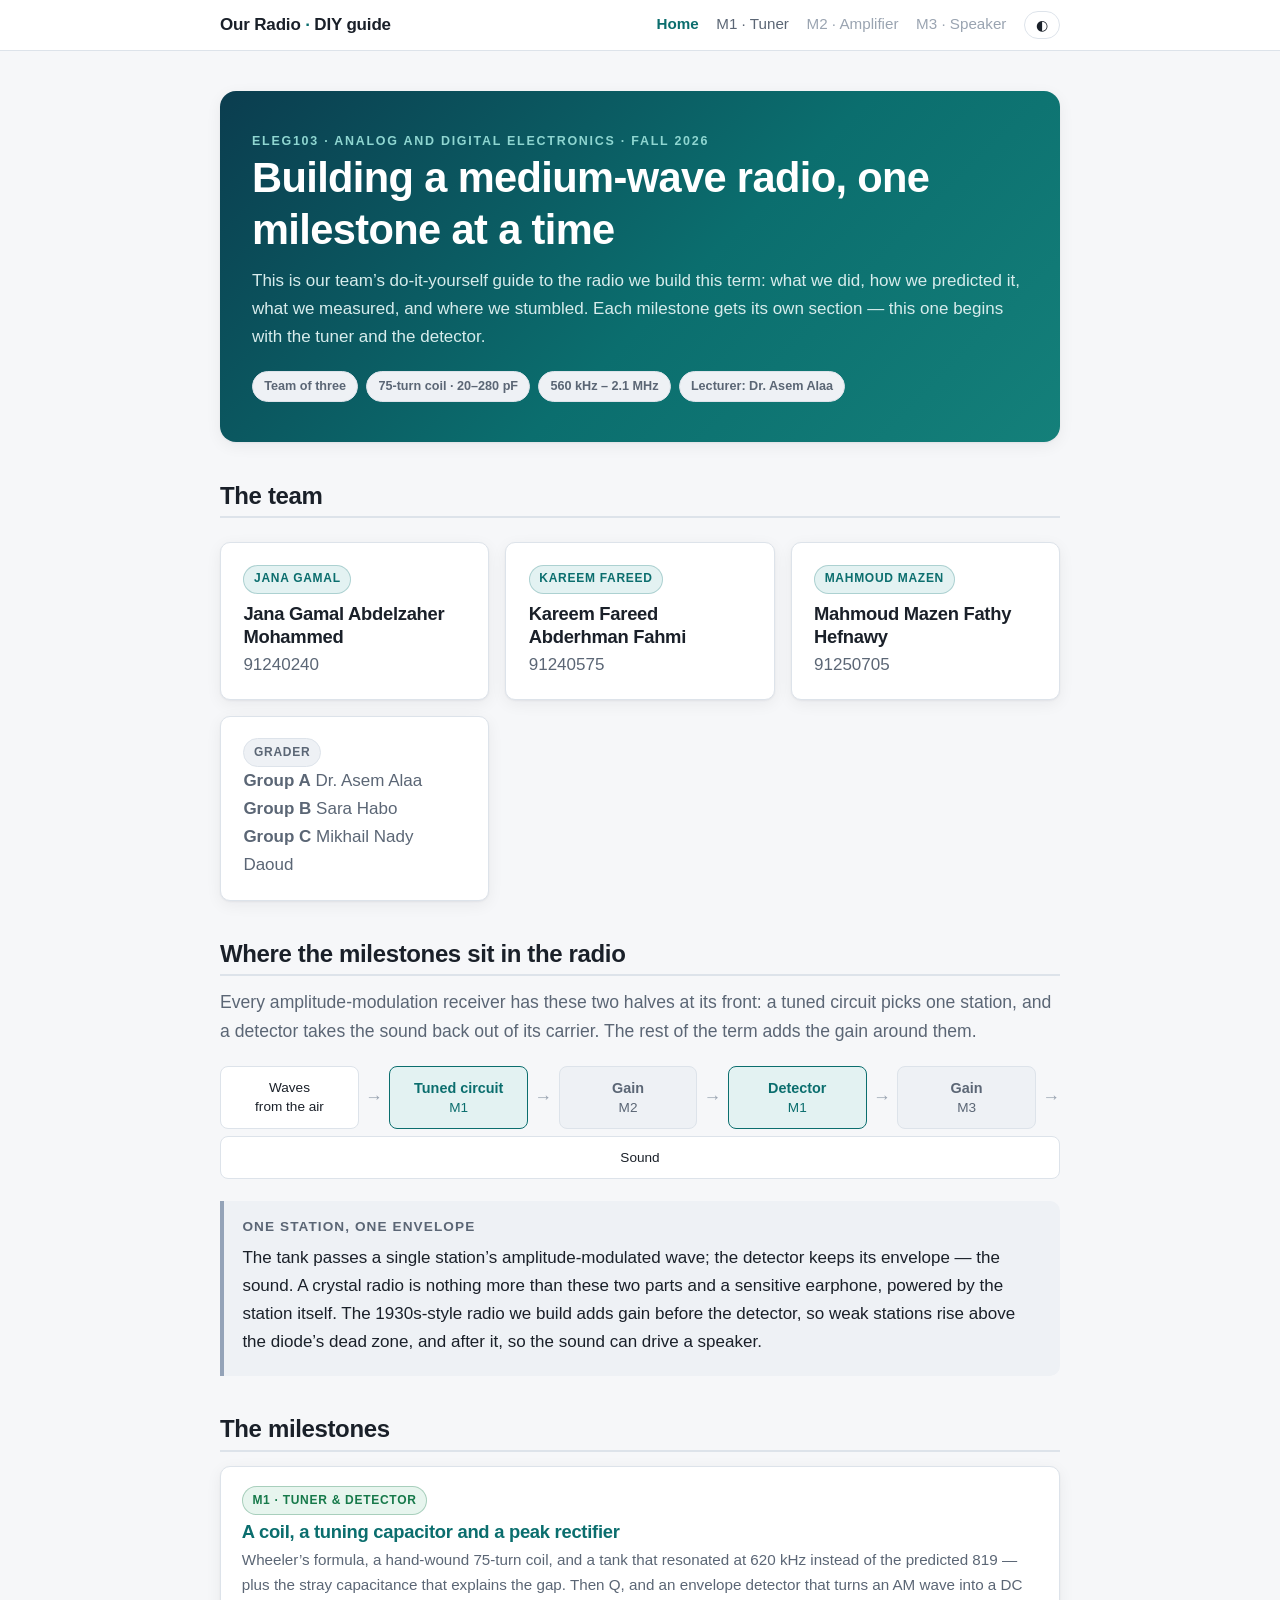
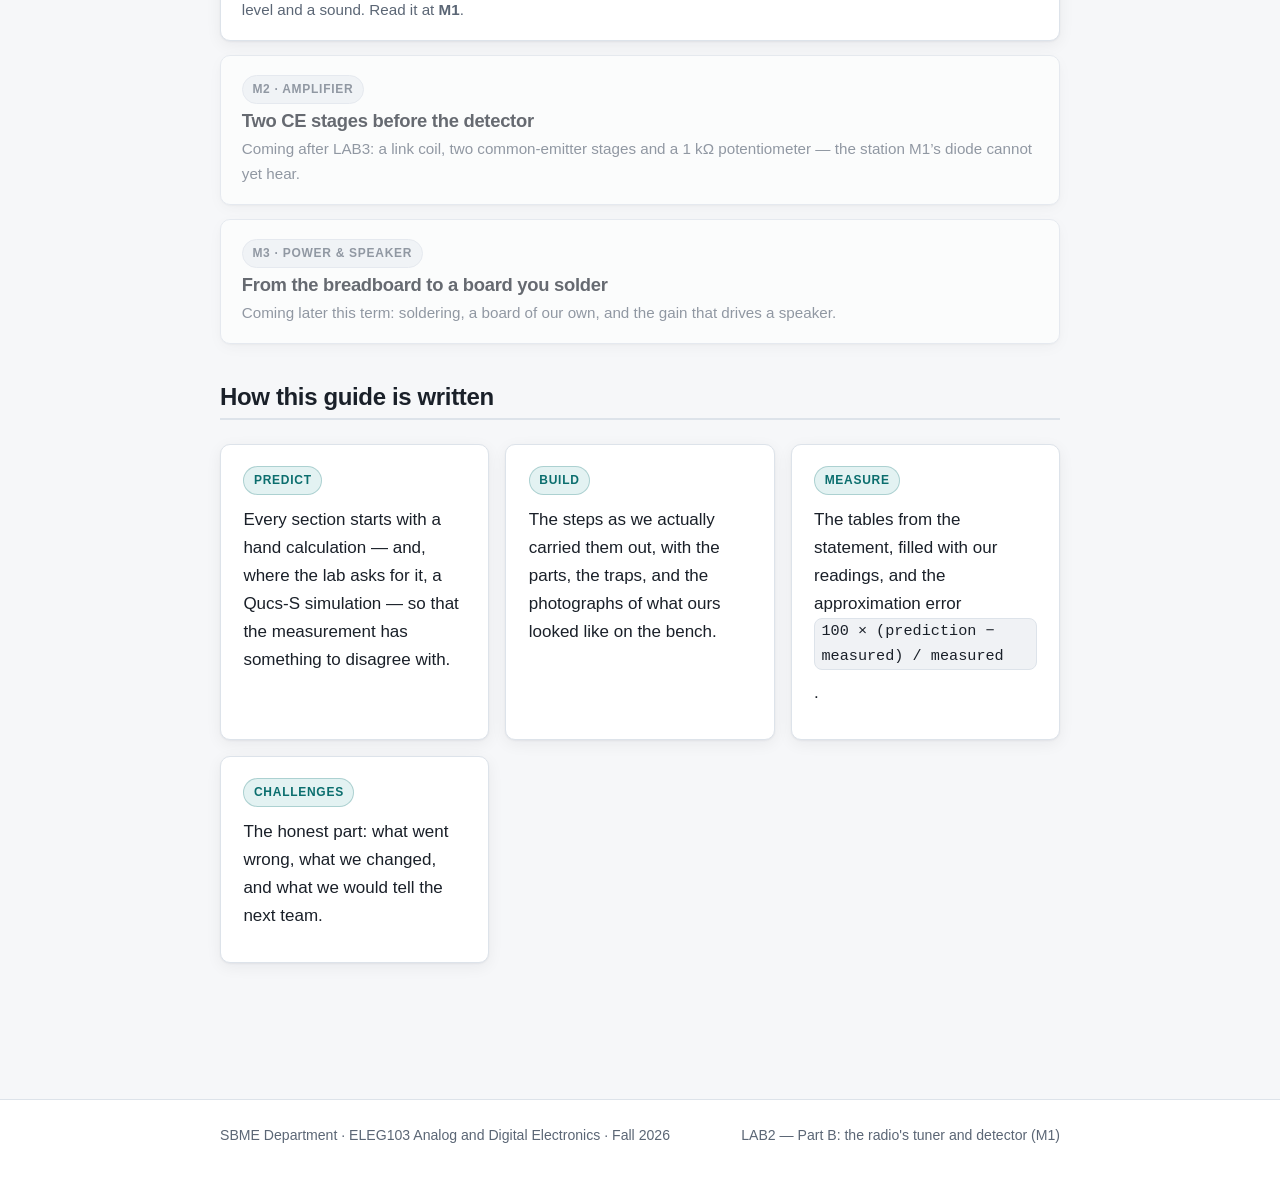
<file: index.html>
<!DOCTYPE html>
<html lang="en">
<head>
<meta charset="utf-8">
<meta name="viewport" content="width=device-width, initial-scale=1">
<meta name="color-scheme" content="light dark">
<meta name="theme-color" content="#f6f7f9" media="(prefers-color-scheme: light)">
<meta name="theme-color" content="#0f141b" media="(prefers-color-scheme: dark)">
<title>Our Medium-Wave Radio — a DIY guide · ELEG103</title>
<meta name="description" content="A do-it-yourself guide to building a medium-wave AM radio, one milestone at a time. ELEG103 Analog and Digital Electronics, Fall 2026, Cairo University.">
<meta property="og:title" content="Our Medium-Wave Radio — a DIY guide · ELEG103">
<meta property="og:description" content="A 75-turn coil, a tuning capacitor and a 1N60P detector — predictions, build steps, measurements and challenges.">
<meta property="og:type" content="website">
<meta property="og:url" content="https://mahmoudmazen0.github.io/radio-guide/">
<link rel="stylesheet" href="css/style.css">
<link rel="icon" type="image/svg+xml" href="favicon.svg">
<link rel="preload" as="style" href="css/style.css">
</head>
<body>

<div class="progress" id="progress" aria-hidden="true"></div>

<nav class="nav">
  <div class="nav__inner">
    <a class="nav__brand" href="index.html">Our Radio <span>·</span> DIY guide</a>
    <div class="nav__links">
      <a href="index.html" class="is-active">Home</a>
      <a href="m1.html">M1 · Tuner</a>
      <a href="#" class="is-disabled" aria-disabled="true" title="Comes in LAB3">M2 · Amplifier</a>
      <a href="#" class="is-disabled" aria-disabled="true" title="Later this term">M3 · Speaker</a>
      <button type="button" class="theme-toggle" onclick="window.__toggleTheme&&window.__toggleTheme()" aria-label="Toggle theme">◐</button>
    </div>
  </div>
</nav>

<main class="wrap">

  <!-- ================= HERO ================= -->
  <header class="hero">
    <div class="hero__kicker">ELEG103 · Analog and Digital Electronics · Fall 2026</div>
    <h1>Building a medium-wave radio, one milestone at a time</h1>
    <p>
      This is our team’s do-it-yourself guide to the radio we build this term:
      what we did, how we predicted it, what we measured, and where we stumbled.
      Each milestone gets its own section — this one begins with the tuner and the detector.
    </p>
    <div class="hero__meta">
      <span class="chip">Team of three</span>
      <span class="chip">75-turn coil · 20–280 pF</span>
      <span class="chip">560 kHz – 2.1 MHz</span>
      <span class="chip">Lecturer: Dr. Asem Alaa</span>
    </div>
  </header>

  <!-- ================= TEAM ================= -->
  <h2>The team</h2>
  <div class="grid grid--2">
    <div class="card">
      <span class="badge">Jana Gamal</span>
      <h3 style="margin:.5rem 0 .2rem">Jana Gamal Abdelzaher Mohammed</h3>
      <p class="num" style="margin:0;color:var(--muted)">91240240</p>
    </div>
    <div class="card">
      <span class="badge">Kareem Fareed</span>
      <h3 style="margin:.5rem 0 .2rem">Kareem Fareed Abderhman Fahmi</h3>
      <p class="num" style="margin:0;color:var(--muted)">91240575</p>
    </div>
    <div class="card">
      <span class="badge">Mahmoud Mazen</span>
      <h3 style="margin:.5rem 0 .2rem">Mahmoud Mazen Fathy Hefnawy</h3>
      <p class="num" style="margin:0;color:var(--muted)">91250705</p>
    </div>
    <div class="card">
      <span class="badge badge--soon">Grader</span>
      <p style="margin:0;color:var(--muted)">
        <b>Group A</b> Dr. Asem Alaa<br>
        <b>Group B</b> Sara Habo<br>
        <b>Group C</b> Mikhail Nady Daoud
      </p>
    </div>
  </div>

  <!-- ================= PIPELINE ================= -->
  <h2>Where the milestones sit in the radio</h2>
  <p class="lead">
    Every amplitude-modulation receiver has these two halves at its front:
    a tuned circuit picks one station, and a detector takes the sound back out of its carrier.
    The rest of the term adds the gain around them.
  </p>

  <div class="pipeline">
    <div class="pipeline__item">Waves<br>from the air</div>
    <div class="pipeline__arrow">→</div>
    <div class="pipeline__item is-now"><strong>Tuned circuit</strong>M1</div>
    <div class="pipeline__arrow">→</div>
    <div class="pipeline__item is-later"><strong>Gain</strong>M2</div>
    <div class="pipeline__arrow">→</div>
    <div class="pipeline__item is-now"><strong>Detector</strong>M1</div>
    <div class="pipeline__arrow">→</div>
    <div class="pipeline__item is-later"><strong>Gain</strong>M3</div>
    <div class="pipeline__arrow">→</div>
    <div class="pipeline__item">Sound</div>
  </div>

  <div class="callout callout--muted">
    <div class="callout__title">One station, one envelope</div>
    <p>
      The tank passes a single station’s amplitude-modulated wave; the detector keeps its envelope —
      the sound. A crystal radio is nothing more than these two parts and a sensitive earphone,
      powered by the station itself. The 1930s-style radio we build adds gain before the detector,
      so weak stations rise above the diode’s dead zone, and after it, so the sound can drive a speaker.
    </p>
  </div>

  <!-- ================= MILESTONES ================= -->
  <h2>The milestones</h2>

  <a class="milestone" href="m1.html">
    <span class="badge badge--done">M1 · Tuner &amp; detector</span>
    <h3>A coil, a tuning capacitor and a peak rectifier</h3>
    <p>
      Wheeler’s formula, a hand-wound 75-turn coil, and a tank that resonated at 620 kHz instead of
      the predicted 819 — plus the stray capacitance that explains the gap. Then Q, and an envelope
      detector that turns an AM wave into a DC level and a sound.
      Read it at <strong>M1</strong>.
    </p>
  </a>

  <div class="milestone is-locked">
    <span class="badge badge--soon">M2 · Amplifier</span>
    <h3>Two CE stages before the detector</h3>
    <p>Coming after LAB3: a link coil, two common-emitter stages and a 1 kΩ potentiometer —
       the station M1’s diode cannot yet hear.</p>
  </div>

  <div class="milestone is-locked">
    <span class="badge badge--soon">M3 · Power &amp; speaker</span>
    <h3>From the breadboard to a board you solder</h3>
    <p>Coming later this term: soldering, a board of our own, and the gain that drives a speaker.</p>
  </div>

  <!-- ================= HOW TO READ ================= -->
  <h2>How this guide is written</h2>
  <div class="grid grid--2">
    <div class="card">
      <span class="badge">Predict</span>
      <p>Every section starts with a hand calculation — and, where the lab asks for it, a Qucs-S
         simulation — so that the measurement has something to disagree with.</p>
    </div>
    <div class="card">
      <span class="badge">Build</span>
      <p>The steps as we actually carried them out, with the parts, the traps, and the photographs
         of what ours looked like on the bench.</p>
    </div>
    <div class="card">
      <span class="badge">Measure</span>
      <p>The tables from the statement, filled with our readings, and the approximation error
         <span class="eq" style="display:inline-block;padding:0 .4rem;margin:0">100 × (prediction − measured) / measured</span>.</p>
    </div>
    <div class="card">
      <span class="badge">Challenges</span>
      <p>The honest part: what went wrong, what we changed, and what we would tell the next team.</p>
    </div>
  </div>

</main>

<footer class="footer">
  <div class="footer__inner">
    <div>SBME Department · ELEG103 Analog and Digital Electronics · Fall 2026</div>
    <div>LAB2 — Part B: the radio's tuner and detector (M1)</div>
  </div>
</footer>

<script src="js/theme.js" defer></script>
</body>
</html>
</file>
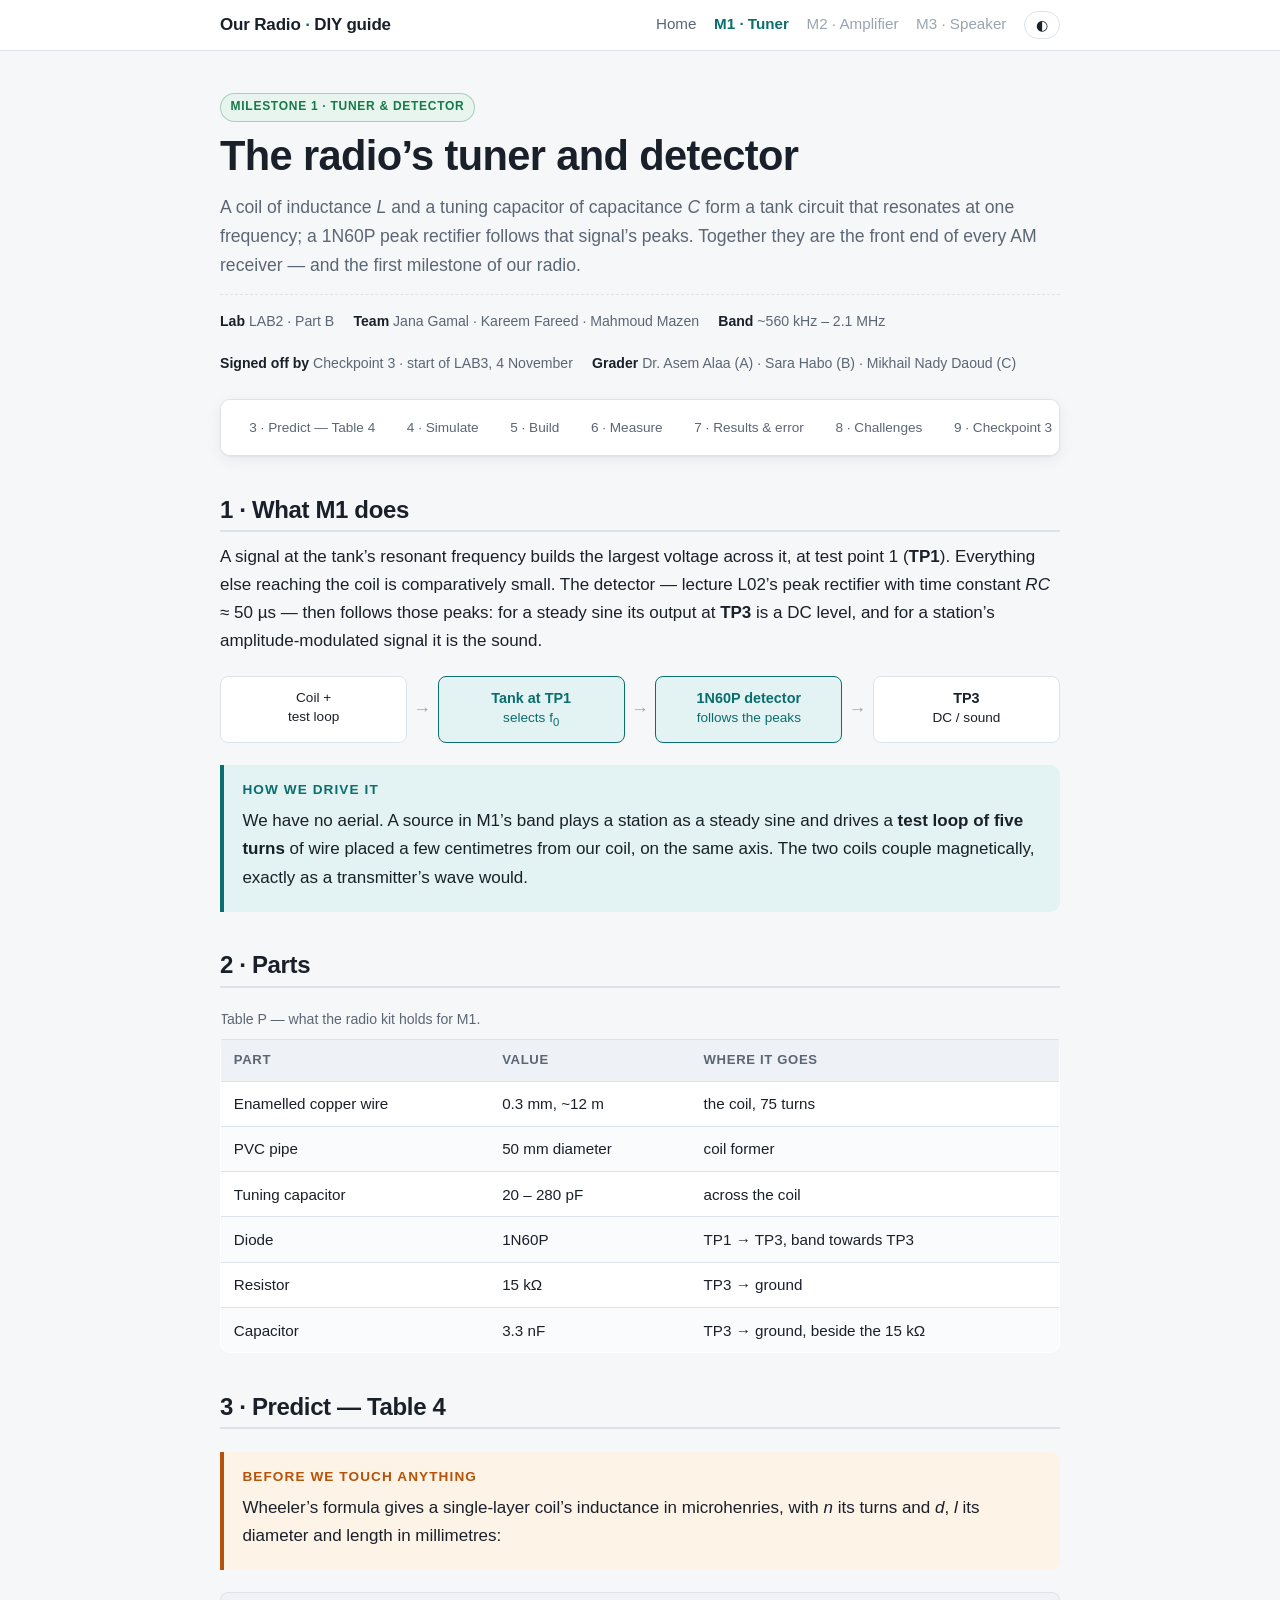
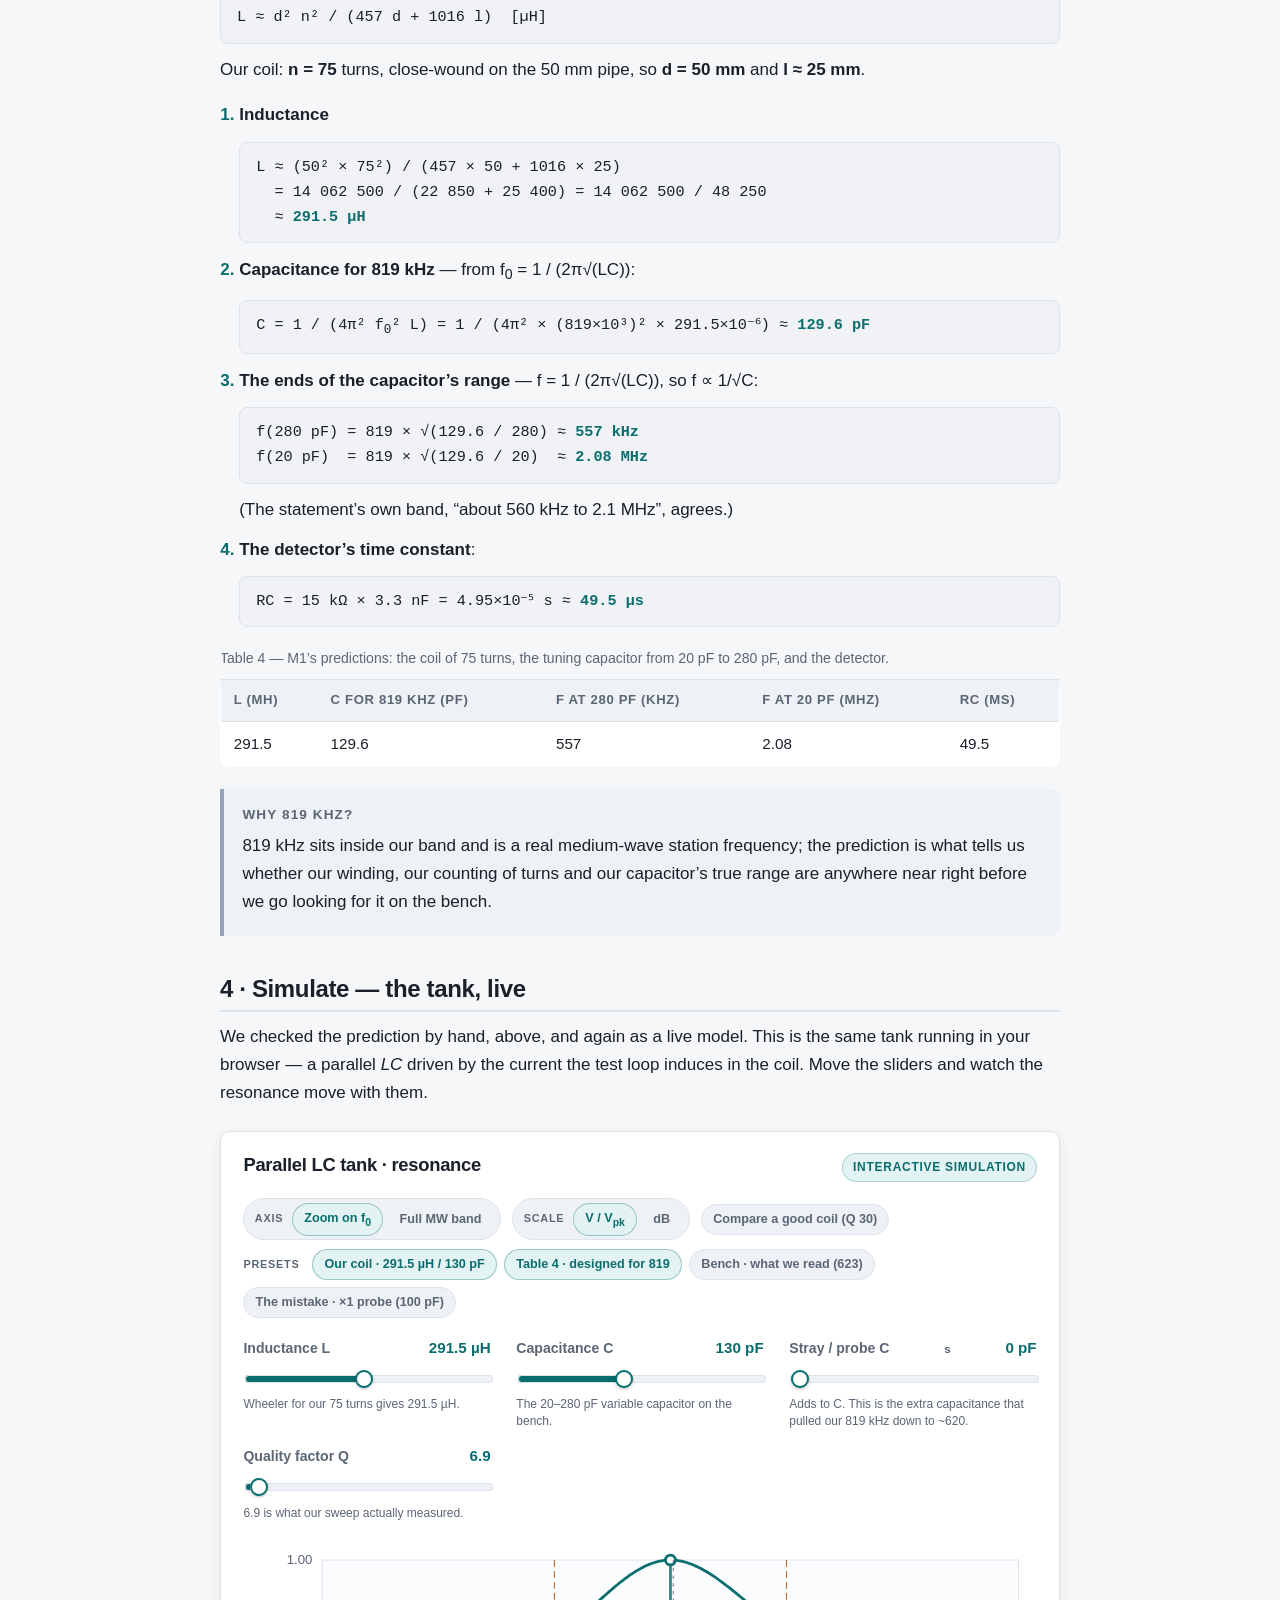
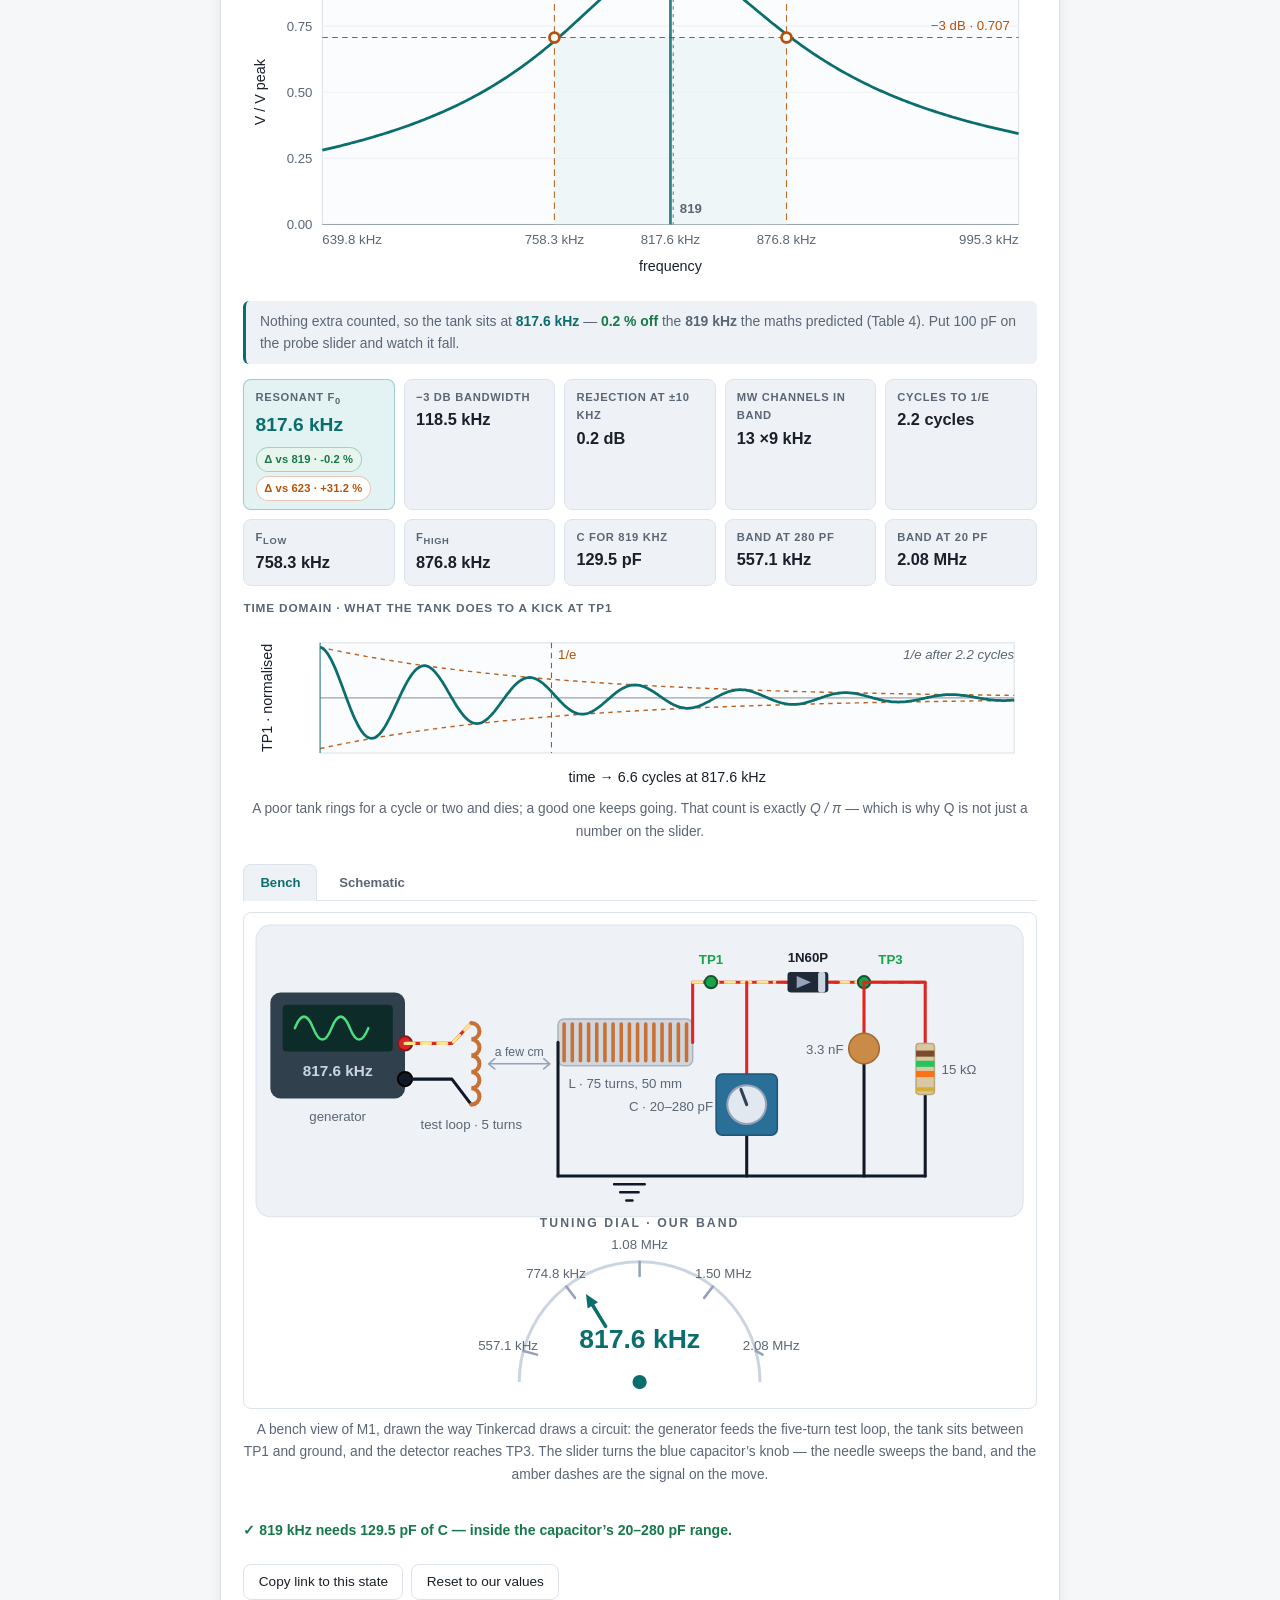
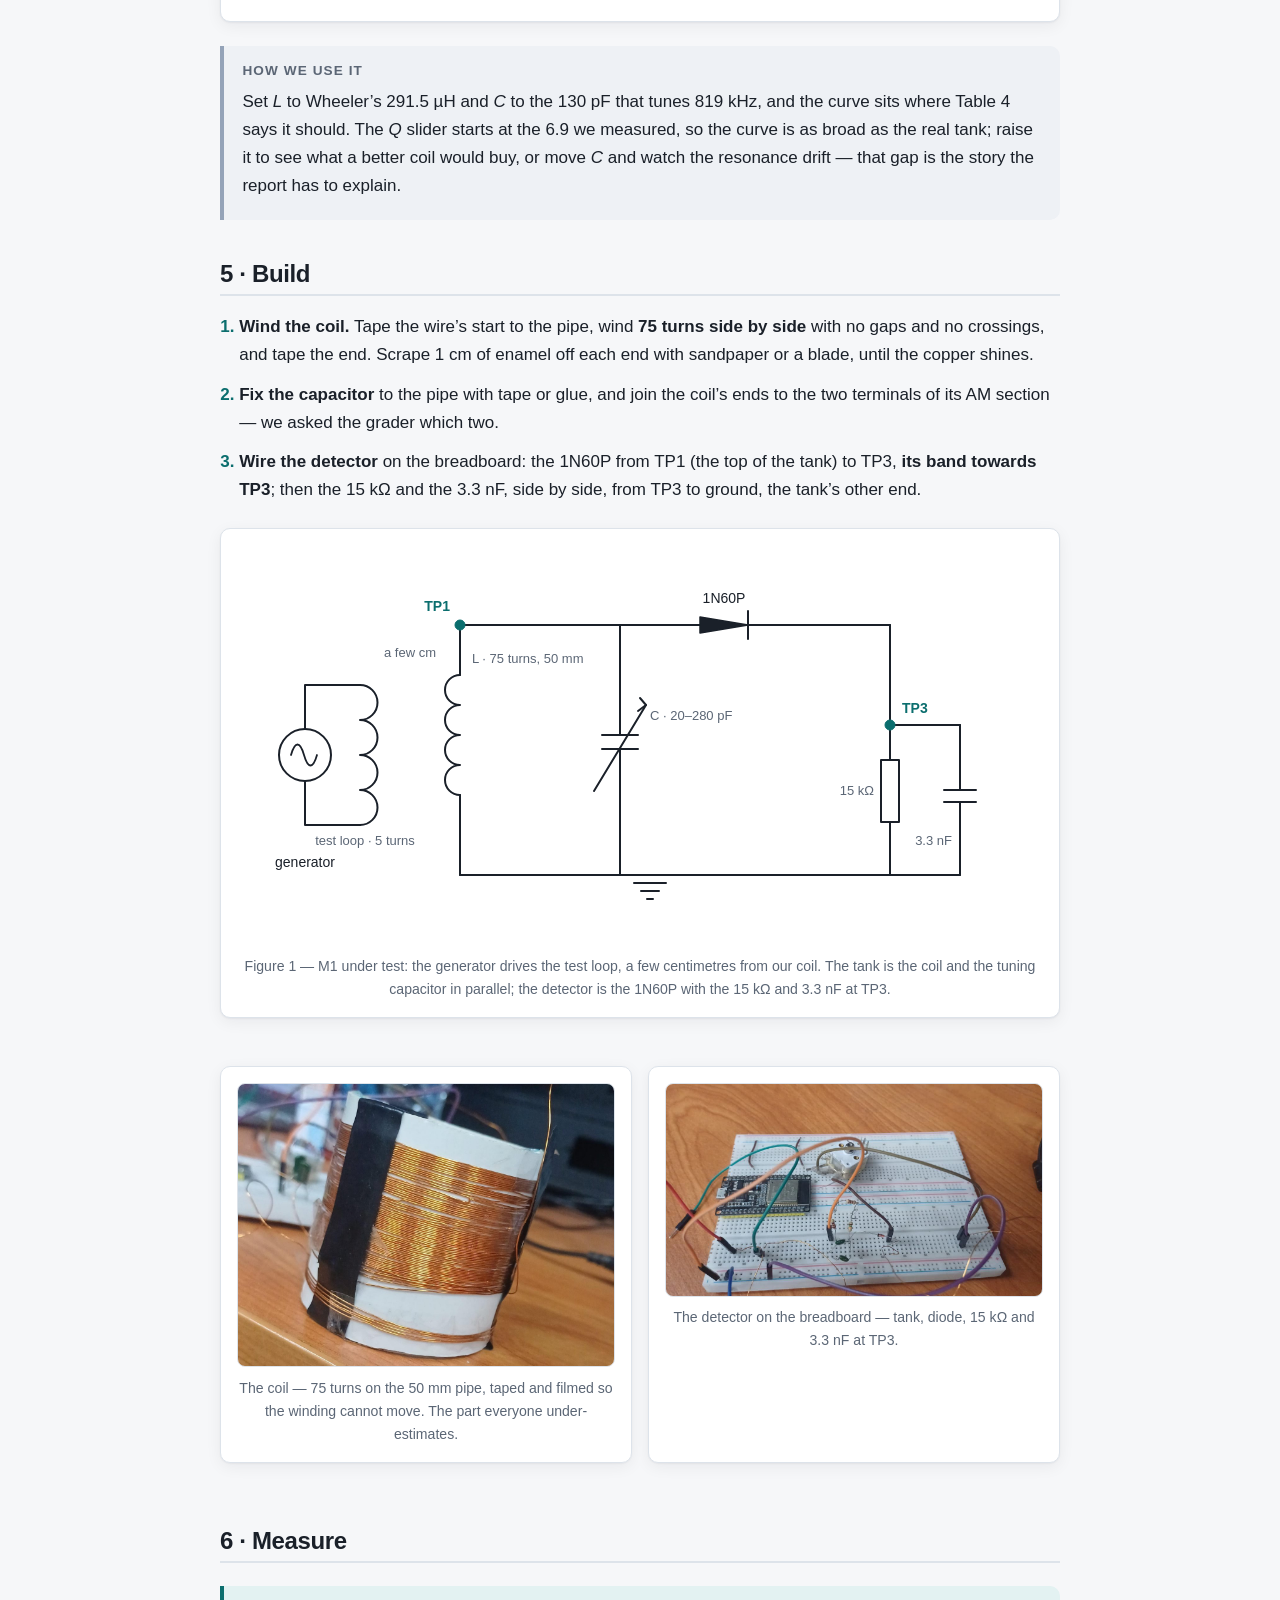
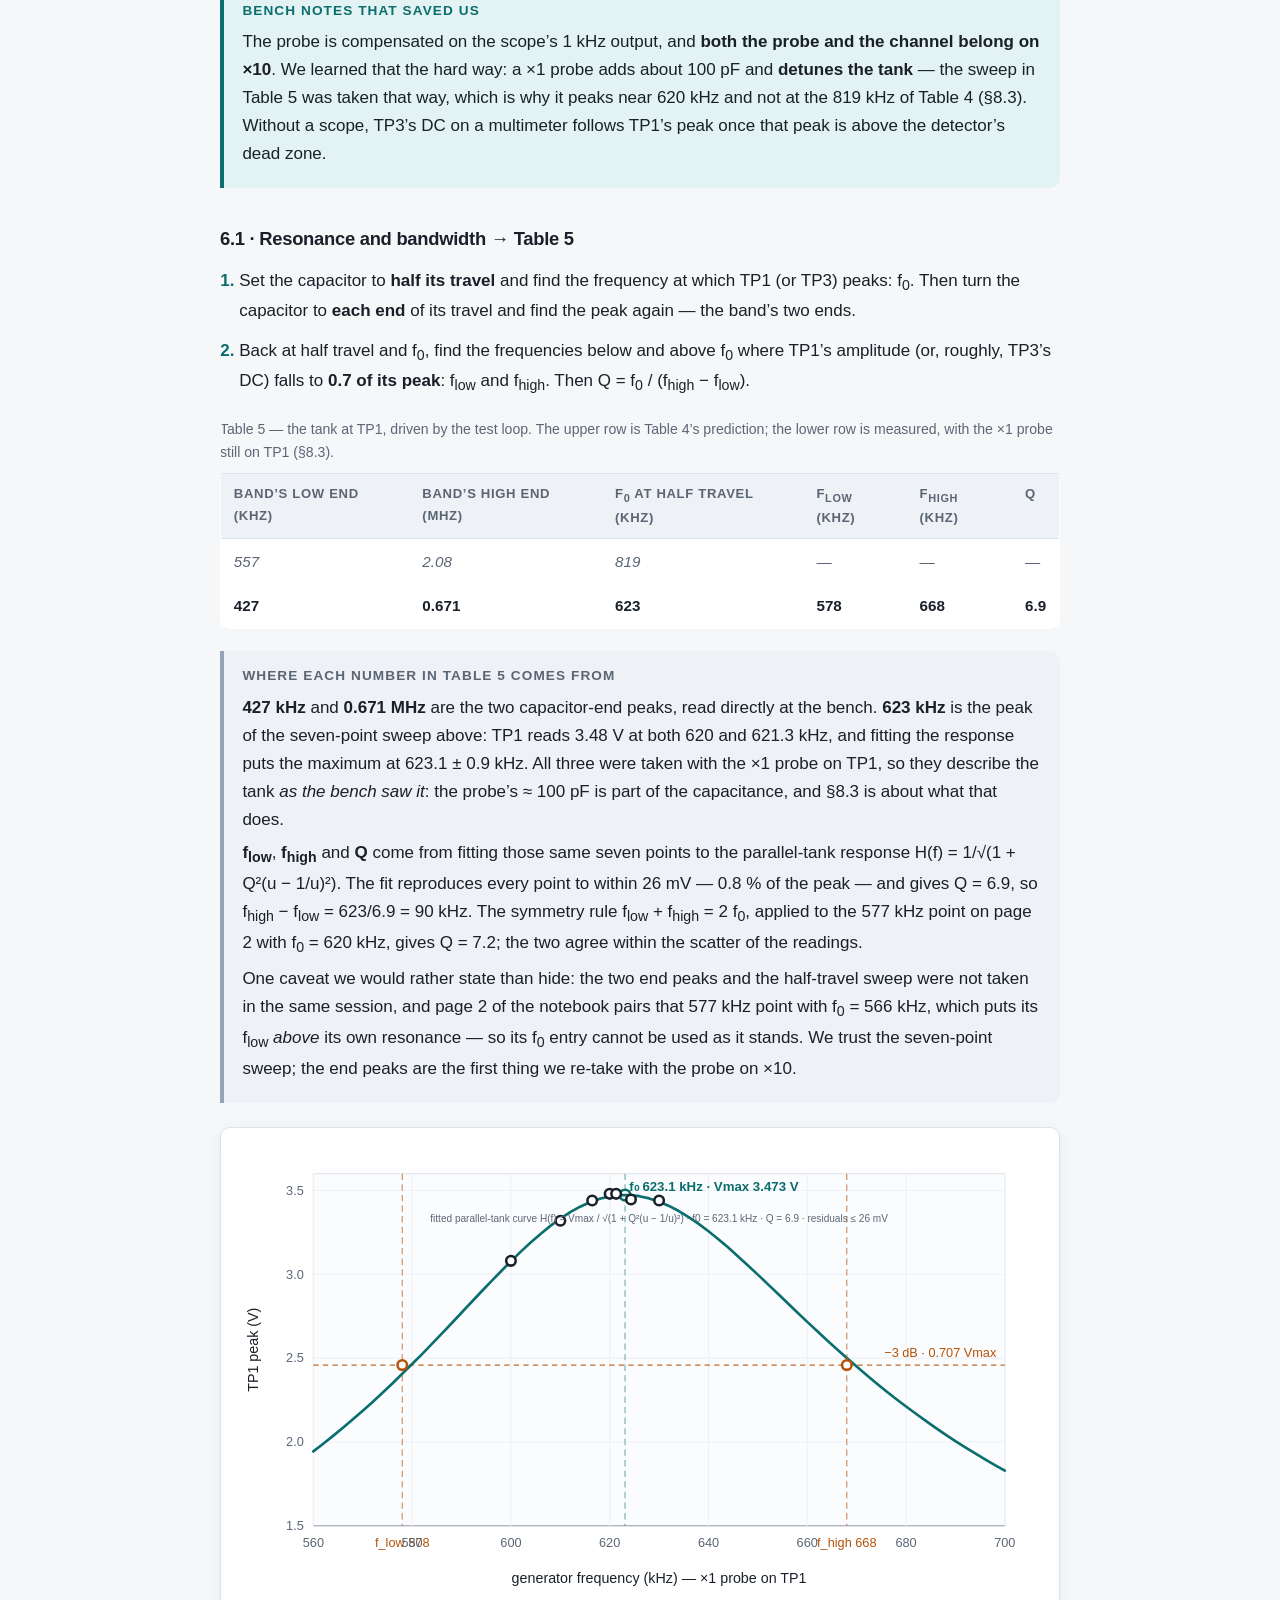
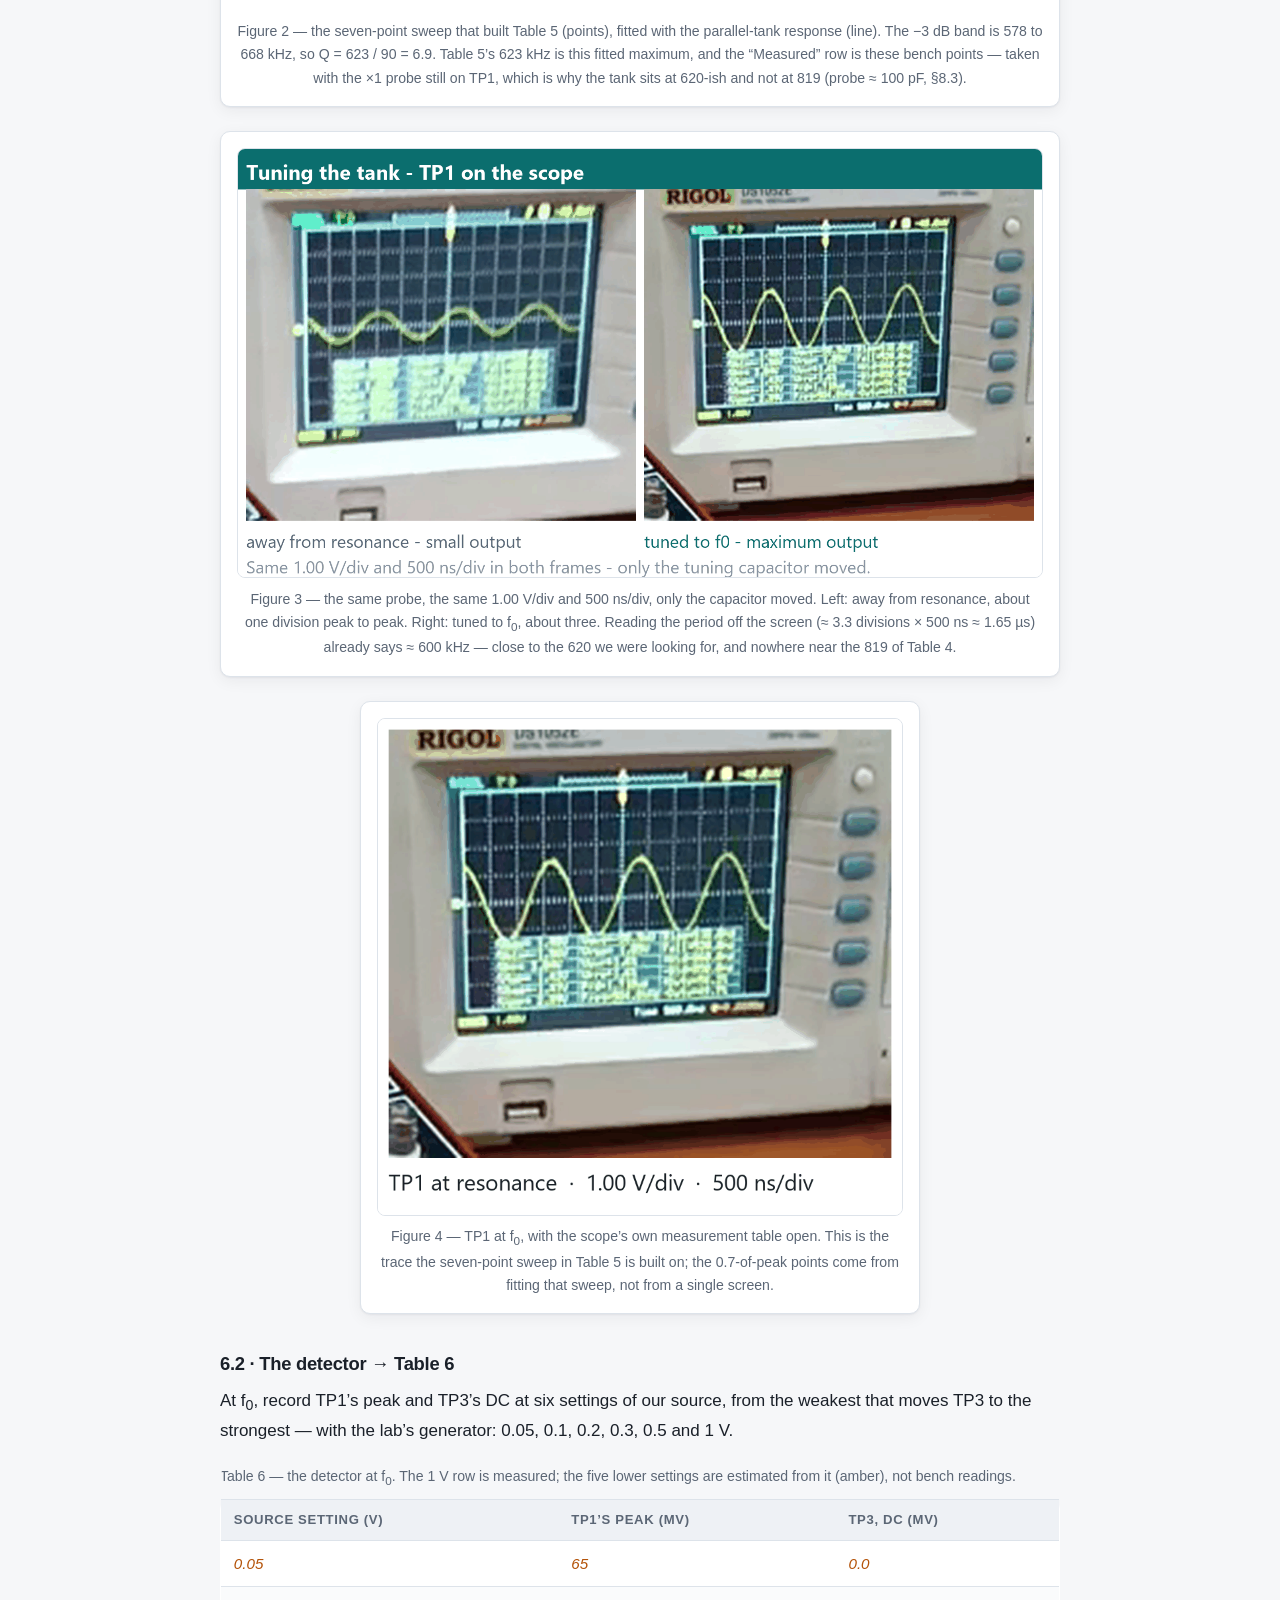
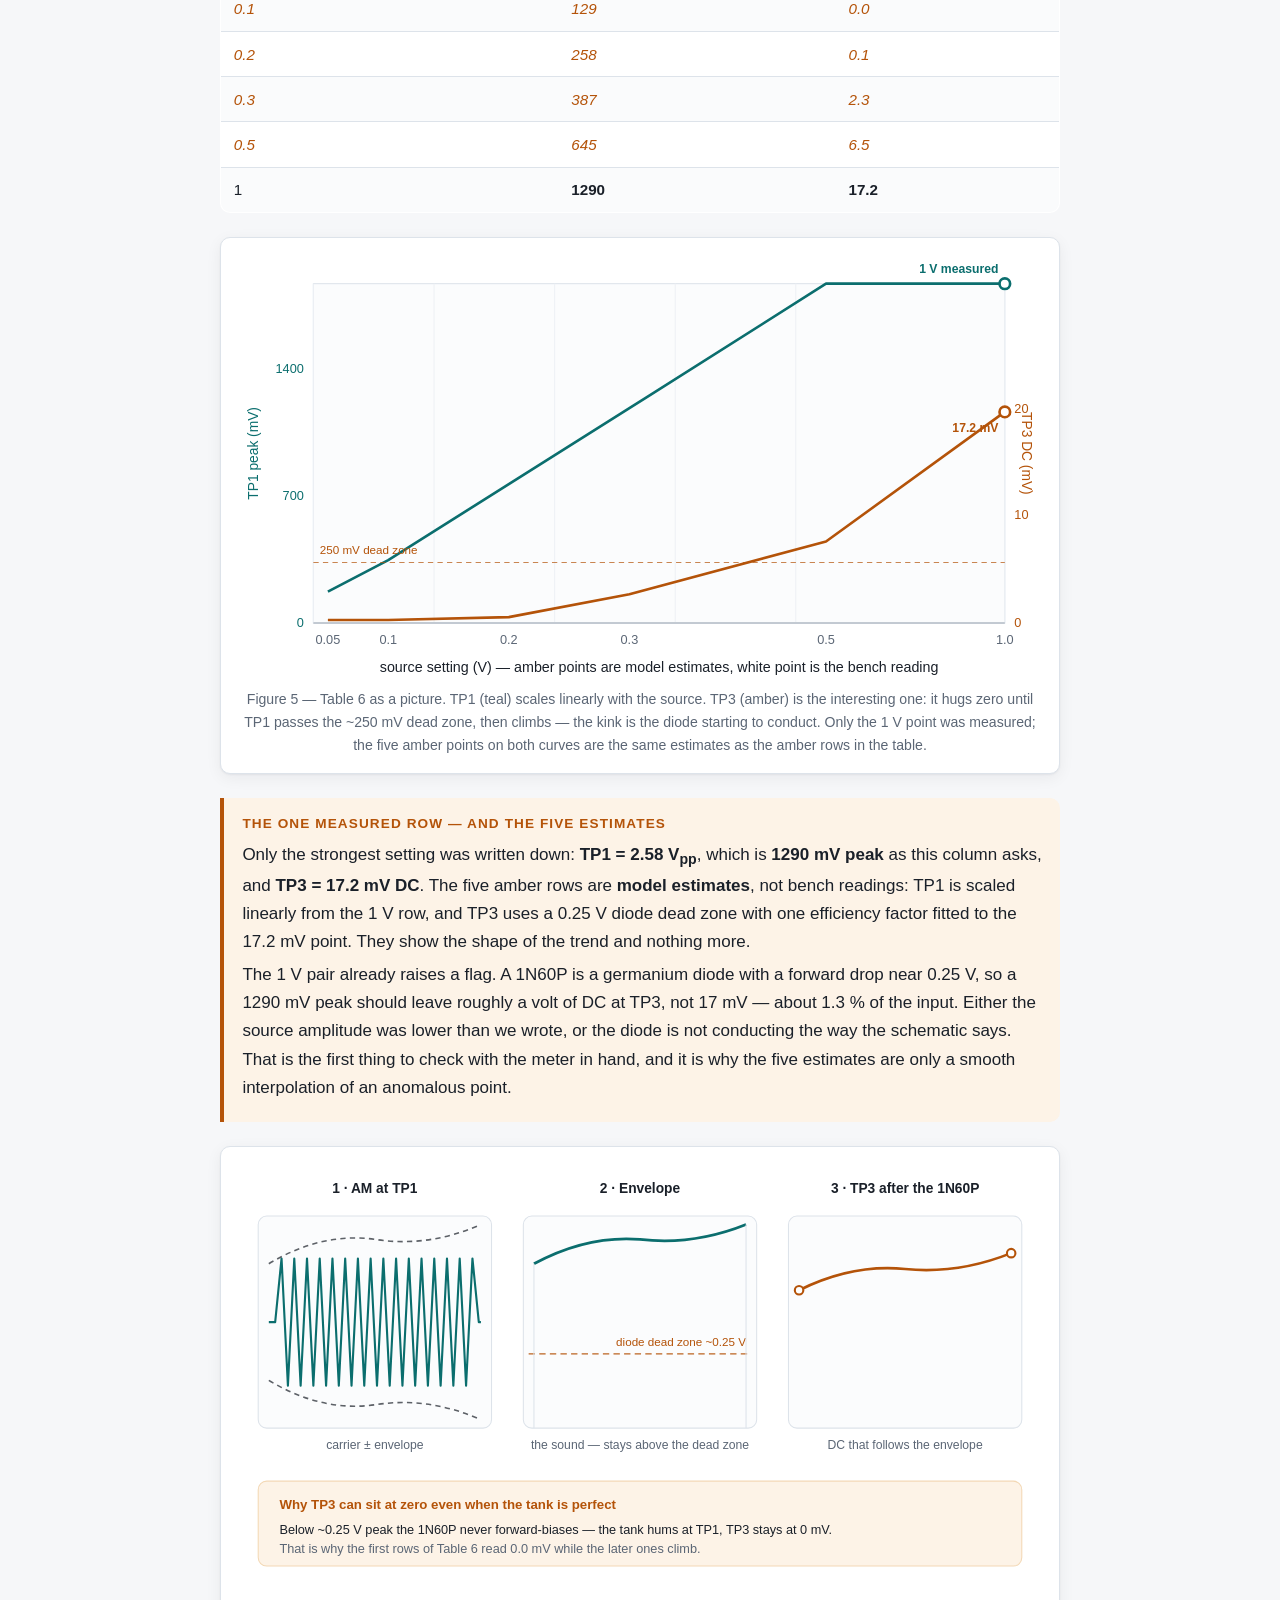
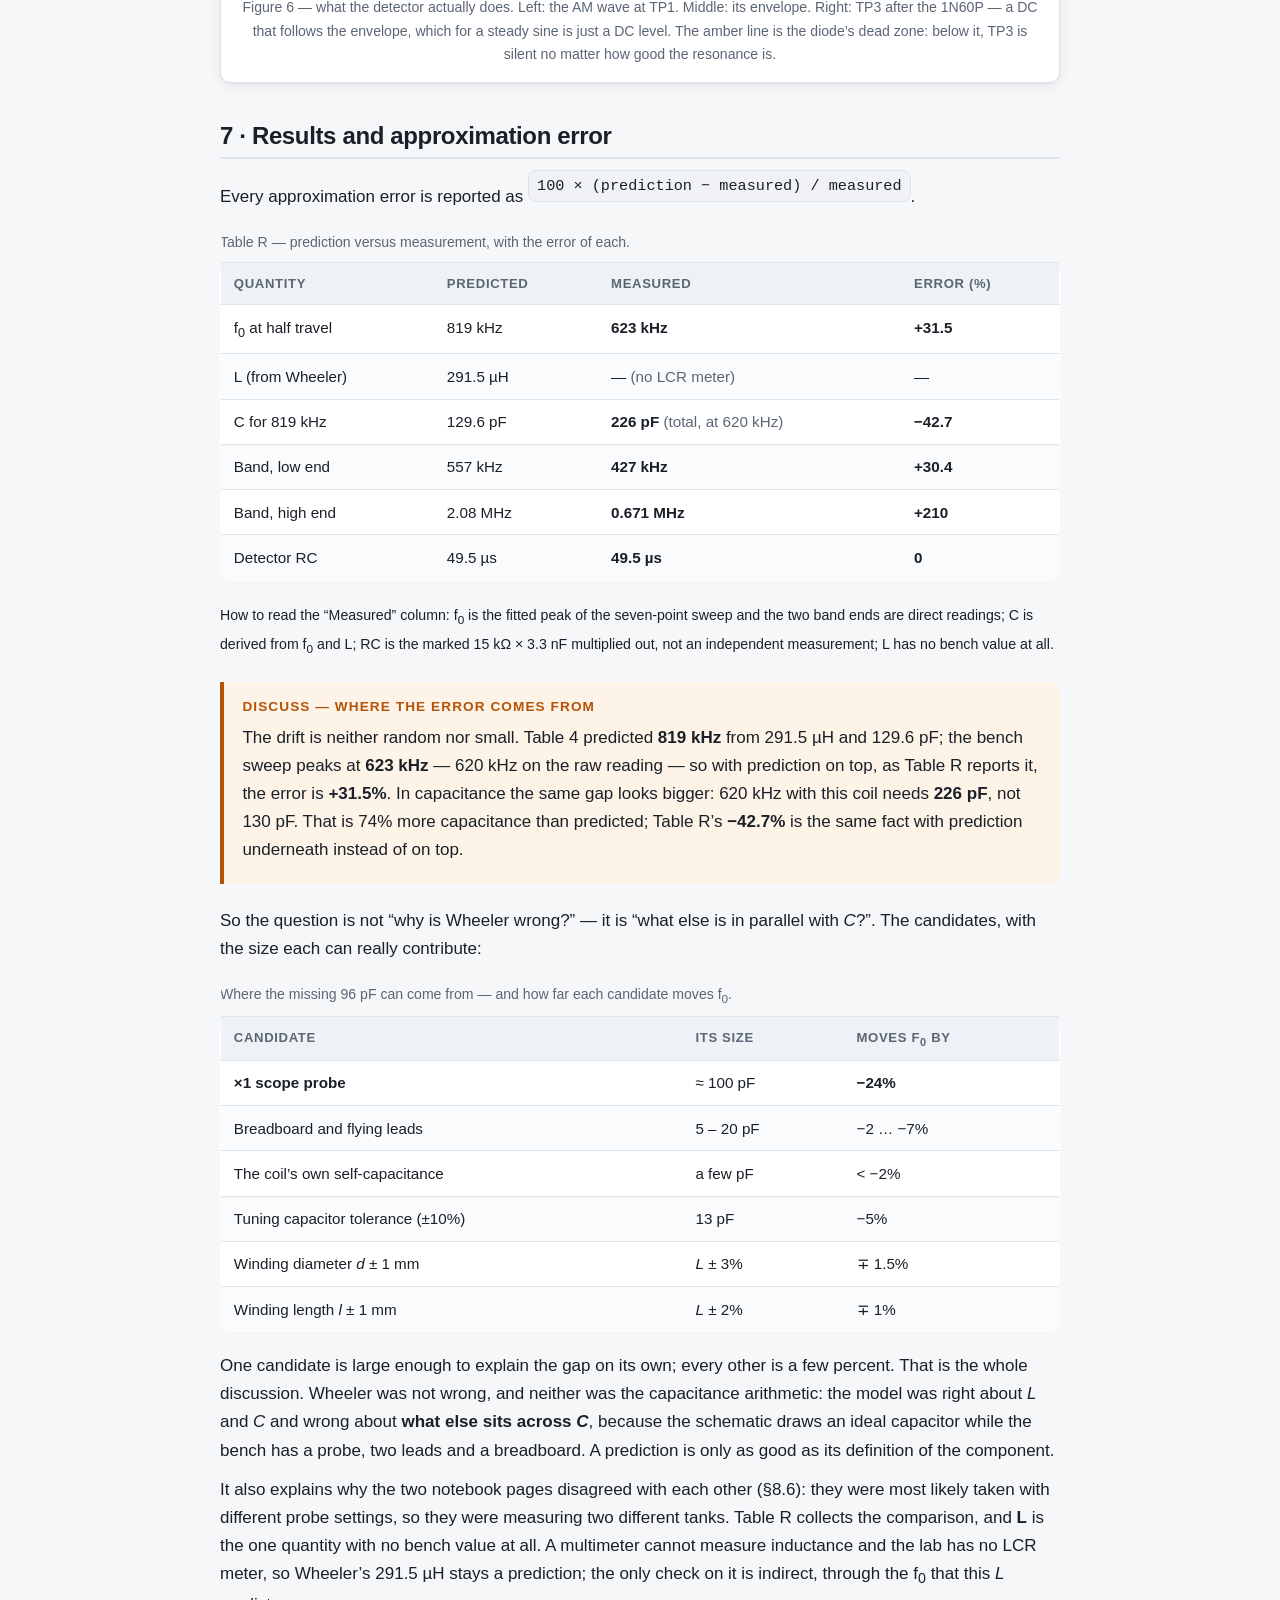
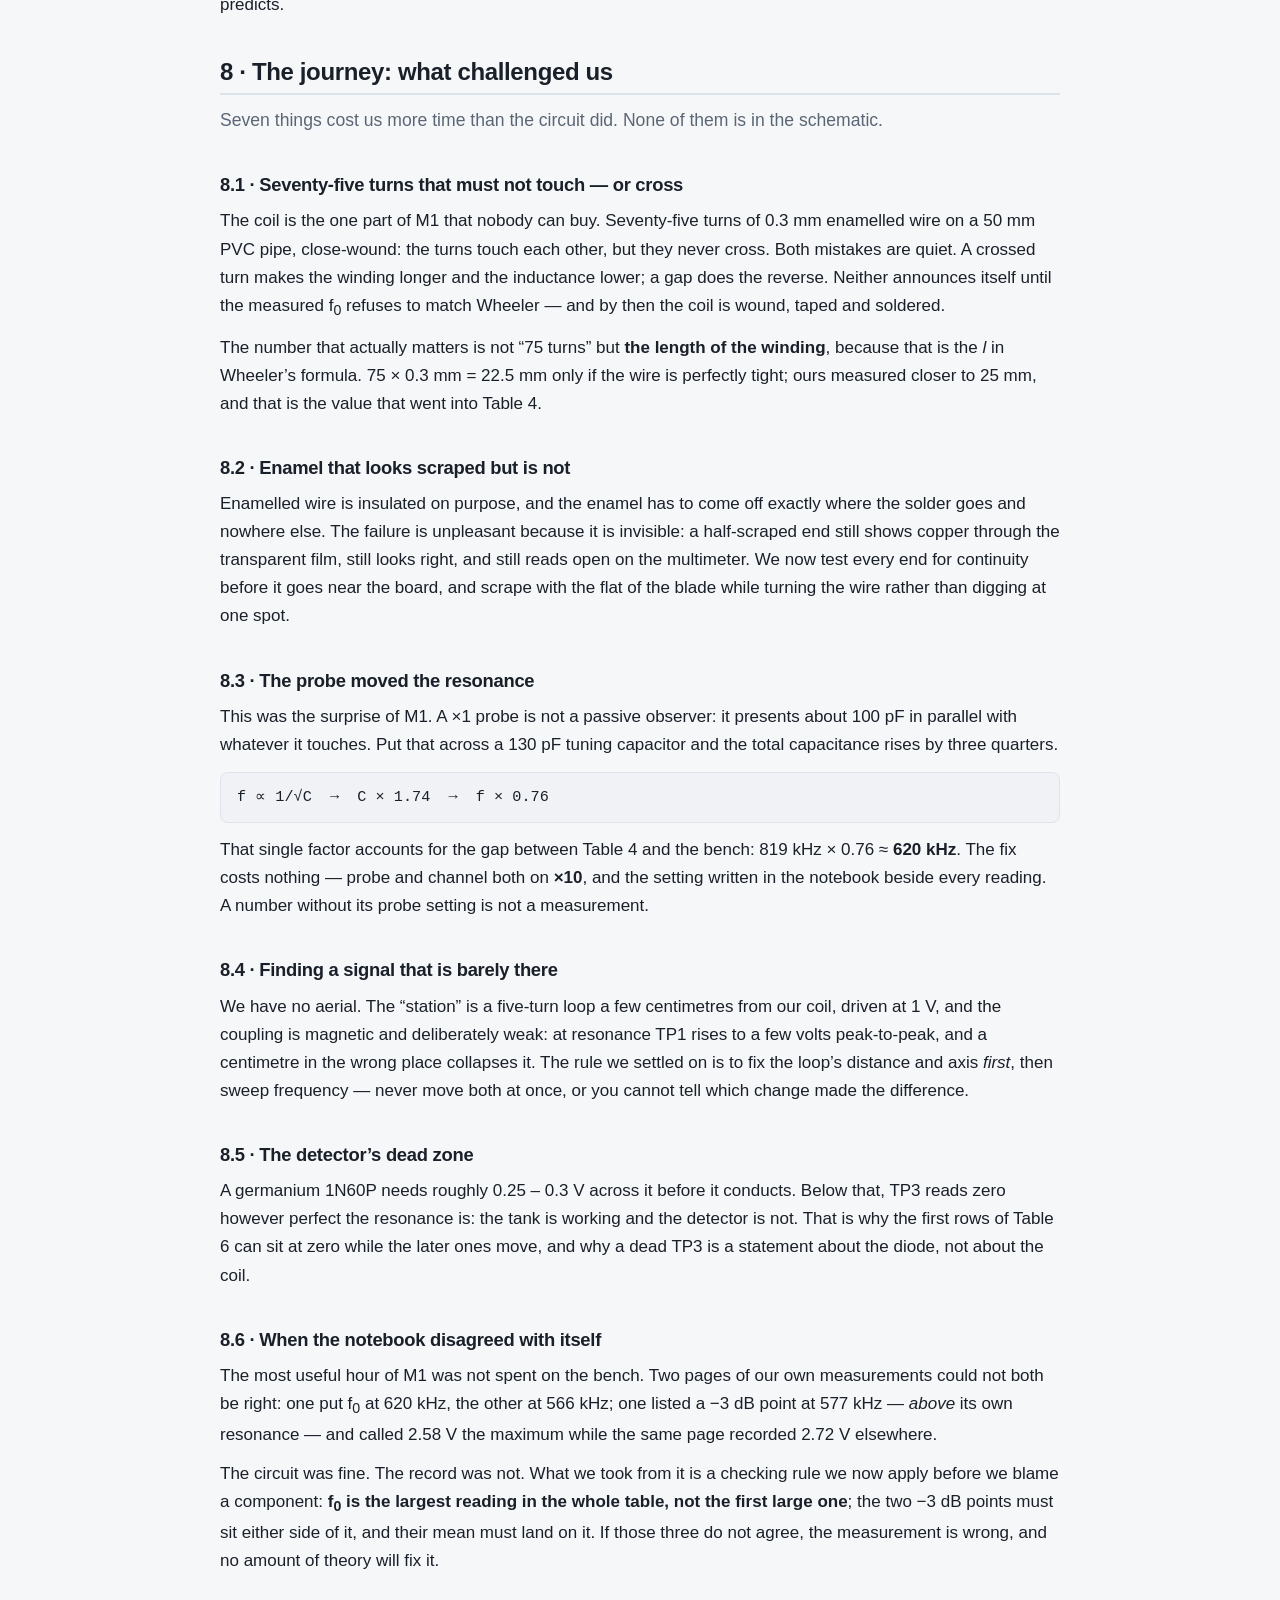
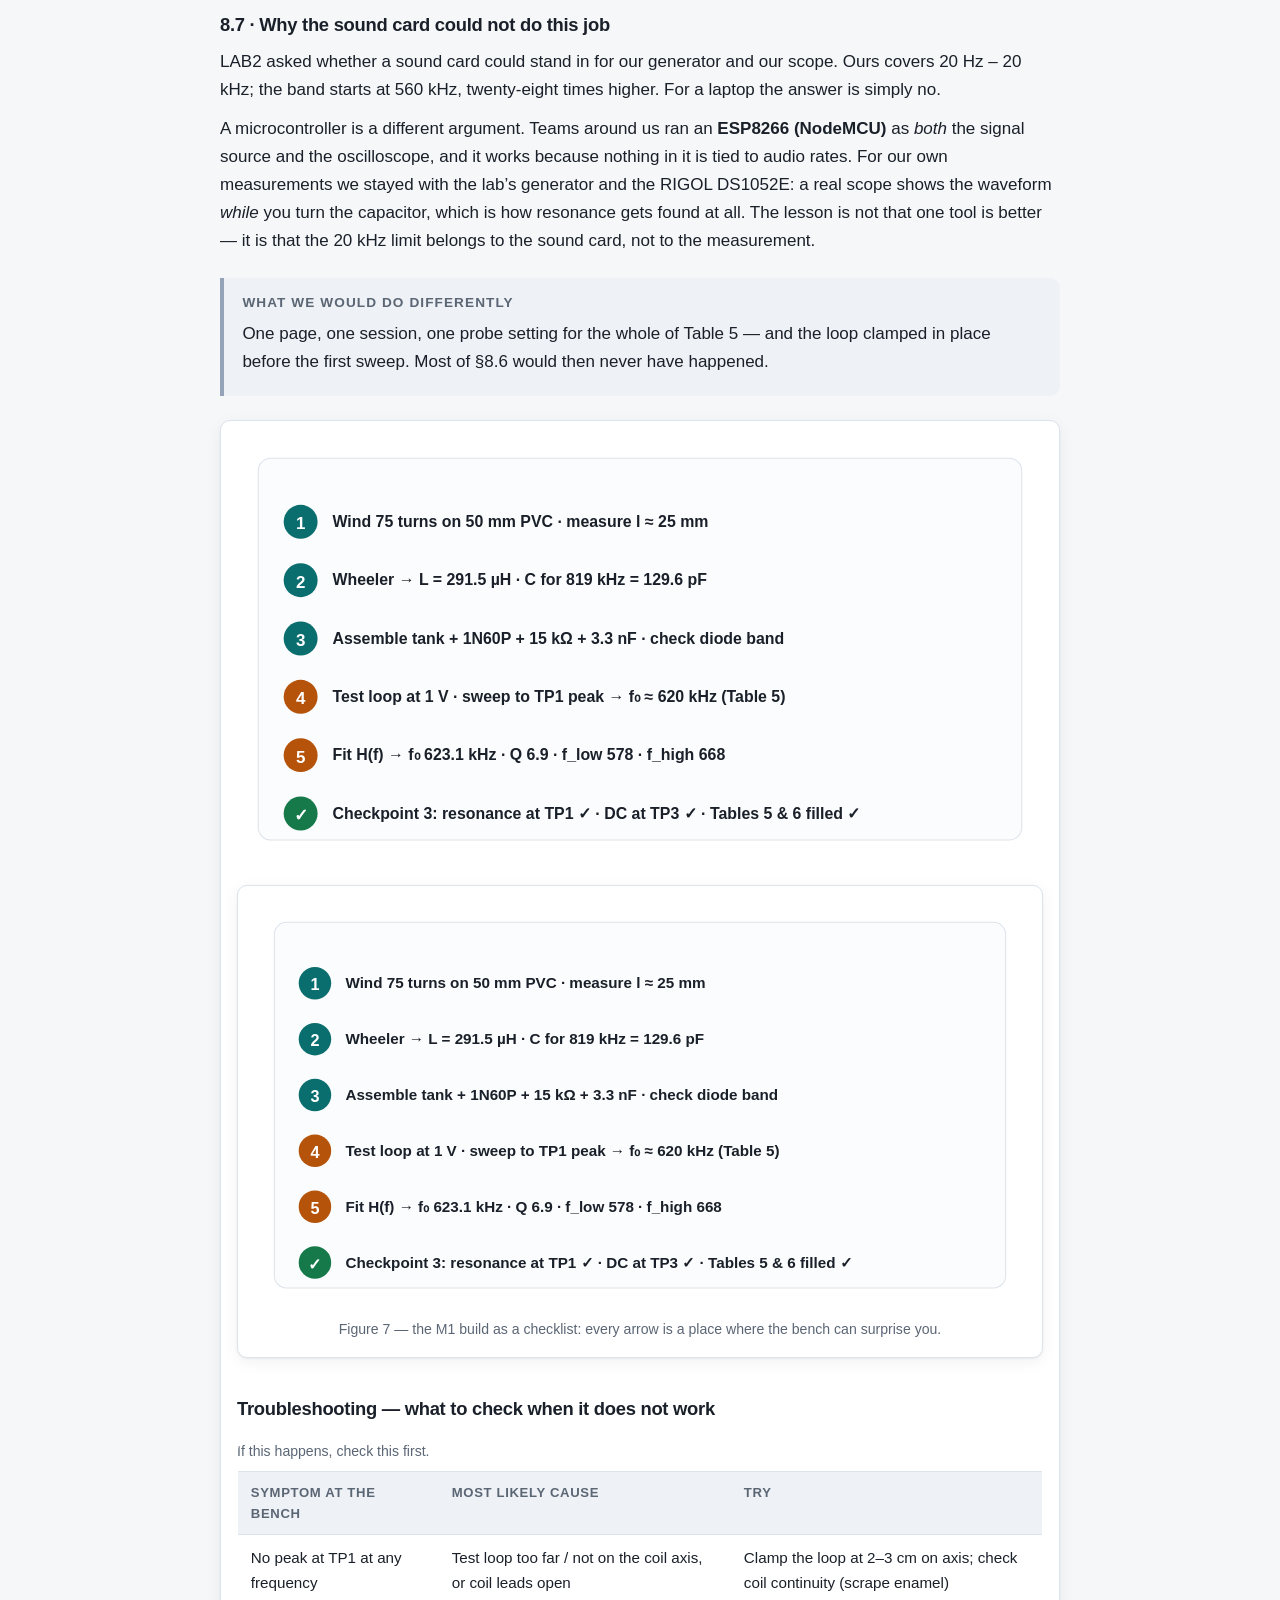
<file: m1.html>
<!DOCTYPE html>
<html lang="en">
<head>
<meta charset="utf-8">
<meta name="viewport" content="width=device-width, initial-scale=1">
<meta name="color-scheme" content="light dark">
<meta name="theme-color" content="#f6f7f9" media="(prefers-color-scheme: light)">
<meta name="theme-color" content="#0f141b" media="(prefers-color-scheme: dark)">
<title>M1 · The radio's tuner and detector — Our Medium-Wave Radio</title>
<meta name="description" content="Milestone 1 of our medium-wave AM radio: a 75-turn coil and a tuning capacitor pick one frequency, and a 1N60P peak rectifier detects it. Predictions, build steps, measurements and challenges.">
<meta property="og:title" content="M1 · The radio's tuner and detector — Our Medium-Wave Radio">
<meta property="og:description" content="Wheeler, a hand-wound 75-turn coil, f0 620 kHz instead of 819, Q 6.9, and the stray capacitance that explains it.">
<meta property="og:type" content="article">
<meta property="og:url" content="https://mahmoudmazen0.github.io/radio-guide/m1.html">
<link rel="stylesheet" href="css/style.css">
<link rel="icon" type="image/svg+xml" href="favicon.svg">
<link rel="preload" as="style" href="css/style.css">
</head>
<body>

<div class="progress" id="progress" aria-hidden="true"></div>

<nav class="nav">
  <div class="nav__inner">
    <a class="nav__brand" href="index.html">Our Radio <span>·</span> DIY guide</a>
    <div class="nav__links">
      <a href="index.html">Home</a>
      <a href="m1.html" class="is-active">M1 · Tuner</a>
      <a href="#" class="is-disabled" aria-disabled="true" title="Comes in LAB3">M2 · Amplifier</a>
      <a href="#" class="is-disabled" aria-disabled="true" title="Later this term">M3 · Speaker</a>
      <button type="button" class="theme-toggle" onclick="window.__toggleTheme&&window.__toggleTheme()" aria-label="Toggle theme">◐</button>
    </div>
  </div>
</nav>

<main class="wrap">

  <!-- ================= HEADER ================= -->
  <header class="page-head">
    <span class="badge badge--done">Milestone 1 · Tuner &amp; detector</span>
    <h1>The radio’s tuner and detector</h1>
    <p class="lead">
      A coil of inductance <i>L</i> and a tuning capacitor of capacitance <i>C</i> form a tank circuit
      that resonates at one frequency; a 1N60P peak rectifier follows that signal’s peaks.
      Together they are the front end of every AM receiver — and the first milestone of our radio.
    </p>
    <div class="meta-row">
      <span><b>Lab</b> LAB2 · Part B</span>
      <span><b>Team</b> Jana Gamal · Kareem Fareed · Mahmoud Mazen</span>
      <span><b>Band</b> ~560 kHz – 2.1 MHz</span>
      <span><b>Signed off by</b> Checkpoint 3 · start of LAB3, 4 November</span>
      <span><b>Grader</b> Dr. Asem Alaa (A) · Sara Habo (B) · Mikhail Nady Daoud (C)</span>
    </div>
  </header>

  <!-- ================= TOC ================= -->
  <nav class="toc" id="toc" aria-label="On this page">
    <a href="#overview" data-toc="overview">1 · What M1 does</a>
    <a href="#parts" data-toc="parts">2 · Parts</a>
    <a href="#predict" data-toc="predict">3 · Predict — Table 4</a>
    <a href="#simulate" data-toc="simulate">4 · Simulate</a>
    <a href="#build" data-toc="build">5 · Build</a>
    <a href="#measure" data-toc="measure">6 · Measure</a>
    <a href="#results" data-toc="results">7 · Results &amp; error</a>
    <a href="#challenges" data-toc="challenges">8 · Challenges</a>
    <a href="#checkpoint" data-toc="checkpoint">9 · Checkpoint 3</a>
    <a href="#reading" data-toc="reading">10 · M1 in context</a>
  </nav>

  <!-- ================= 1. OVERVIEW ================= -->
  <h2 id="overview">1 · What M1 does</h2>
  <p>
    A signal at the tank’s resonant frequency builds the largest voltage across it, at test point 1 (<b>TP1</b>).
    Everything else reaching the coil is comparatively small. The detector — lecture L02’s peak rectifier with
    time constant <i>RC</i> ≈ 50 µs — then follows those peaks: for a steady sine its output at <b>TP3</b> is a DC
    level, and for a station’s amplitude-modulated signal it is the sound.
  </p>

  <div class="pipeline">
    <div class="pipeline__item">Coil +<br>test loop</div>
    <div class="pipeline__arrow">→</div>
    <div class="pipeline__item is-now"><strong>Tank at TP1</strong>selects f<sub>0</sub></div>
    <div class="pipeline__arrow">→</div>
    <div class="pipeline__item is-now"><strong>1N60P detector</strong>follows the peaks</div>
    <div class="pipeline__arrow">→</div>
    <div class="pipeline__item"><strong>TP3</strong>DC / sound</div>
  </div>

  <div class="callout">
    <div class="callout__title">How we drive it</div>
    <p>
      We have no aerial. A source in M1’s band plays a station as a steady sine and drives a
      <b>test loop of five turns</b> of wire placed a few centimetres from our coil, on the same axis.
      The two coils couple magnetically, exactly as a transmitter’s wave would.
    </p>
  </div>

  <!-- ================= 2. PARTS ================= -->
  <h2 id="parts">2 · Parts</h2>
  <div class="table-wrap">
    <table>
      <caption>Table P — what the radio kit holds for M1.</caption>
      <thead>
        <tr><th>Part</th><th>Value</th><th>Where it goes</th></tr>
      </thead>
      <tbody>
        <tr><td>Enamelled copper wire</td><td class="num">0.3 mm, ~12 m</td><td>the coil, 75 turns</td></tr>
        <tr><td>PVC pipe</td><td class="num">50 mm diameter</td><td>coil former</td></tr>
        <tr><td>Tuning capacitor</td><td class="num">20 – 280 pF</td><td>across the coil</td></tr>
        <tr><td>Diode</td><td>1N60P</td><td>TP1 → TP3, band towards TP3</td></tr>
        <tr><td>Resistor</td><td class="num">15 kΩ</td><td>TP3 → ground</td></tr>
        <tr><td>Capacitor</td><td class="num">3.3 nF</td><td>TP3 → ground, beside the 15 kΩ</td></tr>
      </tbody>
    </table>
  </div>

  <!-- ================= 3. PREDICT ================= -->
  <h2 id="predict">3 · Predict — Table 4</h2>

  <div class="callout callout--predict">
    <div class="callout__title">Before we touch anything</div>
    <p>Wheeler’s formula gives a single-layer coil’s inductance in microhenries, with <i>n</i> its turns and
       <i>d</i>, <i>l</i> its diameter and length in millimetres:</p>
  </div>

  <div class="eq">L ≈ d² n² / (457 d + 1016 l) &nbsp;[µH]</div>

  <p>Our coil: <b>n = 75</b> turns, close-wound on the 50 mm pipe, so <b>d = 50 mm</b> and <b>l ≈ 25 mm</b>.</p>

  <ol class="steps">
    <li><b>Inductance</b>
      <div class="eq">
        L ≈ (50² × 75²) / (457 × 50 + 1016 × 25)<br>
        &nbsp;&nbsp;= 14 062 500 / (22 850 + 25 400) = 14 062 500 / 48 250<br>
        &nbsp;&nbsp;≈ <b>291.5 µH</b>
      </div>
    </li>
    <li><b>Capacitance for 819 kHz</b> — from f<sub>0</sub> = 1 / (2π√(LC)):
      <div class="eq">
        C = 1 / (4π² f<sub>0</sub>² L) = 1 / (4π² × (819×10³)² × 291.5×10⁻⁶) ≈ <b>129.6 pF</b>
      </div>
    </li>
    <li><b>The ends of the capacitor’s range</b> — f = 1 / (2π√(LC)), so f ∝ 1/√C:
      <div class="eq">
        f(280 pF) = 819 × √(129.6 / 280) ≈ <b>557 kHz</b><br>
        f(20 pF) &nbsp;= 819 × √(129.6 / 20) &nbsp;≈ <b>2.08 MHz</b>
      </div>
      (The statement’s own band, “about 560 kHz to 2.1 MHz”, agrees.)
    </li>
    <li><b>The detector’s time constant</b>:
      <div class="eq">RC = 15 kΩ × 3.3 nF = 4.95×10⁻⁵ s ≈ <b>49.5 µs</b></div>
    </li>
  </ol>

  <div class="table-wrap">
    <table>
      <caption>Table 4 — M1’s predictions: the coil of 75 turns, the tuning capacitor from 20 pF to 280 pF, and the detector.</caption>
      <thead>
        <tr>
          <th class="num">L (µH)</th>
          <th class="num">C for 819 kHz (pF)</th>
          <th class="num">f at 280 pF (kHz)</th>
          <th class="num">f at 20 pF (MHz)</th>
          <th class="num">RC (µs)</th>
        </tr>
      </thead>
      <tbody>
        <tr>
          <td class="num">291.5</td>
          <td class="num">129.6</td>
          <td class="num">557</td>
          <td class="num">2.08</td>
          <td class="num">49.5</td>
        </tr>
      </tbody>
    </table>
  </div>

  <div class="callout callout--muted">
    <div class="callout__title">Why 819 kHz?</div>
    <p>
      819 kHz sits inside our band and is a real medium-wave station frequency;
      the prediction is what tells us whether our winding, our counting of turns and our
      capacitor’s true range are anywhere near right before we go looking for it on the bench.
    </p>
  </div>

  <!-- ================= 4. SIMULATE ================= -->
  <h2 id="simulate">4 · Simulate — the tank, live</h2>
  <p>
    We checked the prediction by hand, above, and again as a live model. This is the same tank
    running in your browser — a parallel <i>LC</i> driven by the current the test loop induces in
    the coil. Move the sliders and watch the resonance move with them.
  </p>

  <div class="sim">
    <div class="sim__head">
      <h3>Parallel LC tank · resonance</h3>
      <span class="badge">interactive simulation</span>
    </div>

    <div class="sim__bar" role="group" aria-label="Plot options">
      <div class="seg" role="group" aria-label="Frequency axis">
        <span class="seg__cap">Axis</span>
        <button type="button" class="seg__b is-on" data-axis="zoom" aria-pressed="true">Zoom on f<sub>0</sub></button>
        <button type="button" class="seg__b" data-axis="band" aria-pressed="false">Full MW band</button>
      </div>
      <div class="seg" role="group" aria-label="Vertical scale">
        <span class="seg__cap">Scale</span>
        <button type="button" class="seg__b is-on" data-unit="lin" aria-pressed="true">V / V<sub>pk</sub></button>
        <button type="button" class="seg__b" data-unit="db" aria-pressed="false">dB</button>
      </div>
      <button type="button" class="chip" id="btnGhost" aria-pressed="false">Compare a good coil (Q 30)</button>
    </div>

    <div class="sim__presets" role="group" aria-label="Preset states">
      <span class="seg__cap">Presets</span>
      <button type="button" class="chip" id="prCoil">Our coil · 291.5 µH / 130 pF</button>
      <button type="button" class="chip" id="pr819">Table 4 · designed for 819</button>
      <button type="button" class="chip" id="pr623">Bench · what we read (623)</button>
      <button type="button" class="chip" id="prProbe">The mistake · ×1 probe (100 pF)</button>
    </div>

    <div class="sim__controls">
      <label class="ctrl">
        <span class="ctrl__label">Inductance L <output id="valL">291.5 µH</output></span>
        <input type="range" id="inL" min="100" max="500" step="0.5" value="291.5">
        <span class="ctrl__hint">Wheeler for our 75 turns gives 291.5 µH.</span>
      </label>
      <label class="ctrl">
        <span class="ctrl__label">Capacitance C <output id="valC">130 pF</output></span>
        <input type="range" id="inC" min="20" max="280" step="1" value="130">
        <span class="ctrl__hint">The 20–280 pF variable capacitor on the bench.</span>
      </label>
      <label class="ctrl">
        <span class="ctrl__label">Stray / probe C<sub>s</sub> <output id="valStray">0 pF</output></span>
        <input type="range" id="inStray" min="0" max="150" step="1" value="0">
        <span class="ctrl__hint">Adds to C. This is the extra capacitance that pulled our 819 kHz down to ~620.</span>
      </label>
      <label class="ctrl">
        <span class="ctrl__label">Quality factor Q <output id="valQ">6.9</output></span>
        <input type="range" id="inQ" min="1" max="300" step="0.1" value="6.9">
        <span class="ctrl__hint">6.9 is what our sweep actually measured.</span>
      </label>
    </div>

    <div class="sim__plot">
      <svg id="simPlot" viewBox="0 0 720 320" role="img" tabindex="0"
           aria-label="Plot of the tank’s normalised response against frequency, with markers at the resonant frequency and at the two −3 dB points. Move the pointer across it to read any frequency."></svg>
      <div class="sim__tip" id="simTip" hidden aria-hidden="true"></div>
    </div>

    <p class="sim__story" id="simStory">—</p>

    <div class="sim__readout">
      <div class="stat stat--hero">
        <b>Resonant f<sub>0</sub></b>
        <span id="out_f0">—</span>
        <em class="deltas">
          <i class="delta" id="out_delta">Δ vs 819 · —</i>
          <i class="delta" id="out_d623">Δ vs 623 · —</i>
        </em>
      </div>
      <div class="stat"><b>−3 dB bandwidth</b><span id="out_bw">—</span></div>
      <div class="stat"><b>Rejection at ±10 kHz</b><span id="out_rej">—</span></div>
      <div class="stat"><b>MW channels in band</b><span id="out_ch">—</span></div>
      <div class="stat"><b>Cycles to 1/e</b><span id="out_ring">—</span></div>
      <div class="stat"><b>f<sub>low</sub></b><span id="out_flow">—</span></div>
      <div class="stat"><b>f<sub>high</sub></b><span id="out_fhigh">—</span></div>
      <div class="stat"><b>C for 819 kHz</b><span id="out_c819">—</span></div>
      <div class="stat"><b>Band at 280 pF</b><span id="out_f280">—</span></div>
      <div class="stat"><b>Band at 20 pF</b><span id="out_f20">—</span></div>
    </div>

    <div class="sim__ring">
      <p class="sim__sub">Time domain · what the tank does to a kick at TP1</p>
      <svg id="simRing" viewBox="0 0 720 150" role="img"
           aria-label="The tank’s ring-down: a damped sine at TP1 whose envelope falls by 1/e after Q divided by pi cycles."></svg>
      <p class="sim__caption sim__caption--tight">
        A poor tank rings for a cycle or two and dies; a good one keeps going. That count is exactly
        <i>Q / π</i> — which is why Q is not just a number on the slider.
      </p>
    </div>

    <div class="sim__tabs" role="tablist" aria-label="Physical view">
      <button type="button" class="sim__tab is-on" role="tab" id="tabBench"
              aria-selected="true" aria-controls="panelBench" data-panel="bench">Bench</button>
      <button type="button" class="sim__tab" role="tab" id="tabSch"
              aria-selected="false" aria-controls="panelSch" data-panel="sch">Schematic</button>
    </div>

    <div class="sim__panel is-on" id="panelBench" role="tabpanel" aria-labelledby="tabBench">
    <div class="sim__bench">
      <svg id="simBench" viewBox="0 0 760 470" role="img" aria-label="A bench view of M1 drawn like Tinkercad: a function generator drives a five-turn test loop a few centimetres from the 75-turn coil on its PVC pipe; the coil and the blue tuning capacitor form the tank, and a 1N60P diode reaches TP3, where a 15 kilo-ohm resistor and a 3.3 nano-farad capacitor go to ground. A dial below shows the frequency being tuned.">

        <!-- bench surface -->
        <rect x="4" y="4" width="752" height="286" rx="14" fill="#eef1f5" stroke="#dde3ea"/>

        <!-- ===== function generator ===== -->
        <rect x="18" y="70" width="132" height="104" rx="10" fill="#31404d"/>
        <rect x="30" y="82" width="108" height="46" rx="4" fill="#0d2b28"/>
        <path d="M42,105 c6,-15 12,-15 18,0 s12,15 18,0 s12,-15 18,0 s12,15 18,0"
              fill="none" stroke="#4ade80" stroke-width="2.5" stroke-linecap="round"/>
        <text x="84" y="152" text-anchor="middle" fill="#cbd5e1" font-size="15" font-weight="700" id="genFreq">819 kHz</text>
        <circle cx="150" cy="120" r="7" fill="#dc2626" stroke="#7f1d1d" stroke-width="2"/>
        <circle cx="150" cy="155" r="7" fill="#111827" stroke="#000000" stroke-width="2"/>
        <text x="84" y="196" text-anchor="middle" fill="#5b6675" font-size="13">generator</text>

        <!-- wires to the test loop -->
        <path d="M150,120 L196,120 L215,100" fill="none" stroke="#dc2626" stroke-width="3" stroke-linecap="round" stroke-linejoin="round"/>
        <path d="M150,155 L196,155 L215,180" fill="none" stroke="#111827" stroke-width="3" stroke-linecap="round" stroke-linejoin="round"/>
        <path class="sig" d="M150,120 L196,120 L215,100" fill="none" stroke="#fde68a" stroke-width="3" stroke-linecap="round" stroke-linejoin="round"/>

        <!-- test loop · 5 turns -->
        <path d="M215,100 a8,8 0 0 1 0,16 a8,8 0 0 1 0,16 a8,8 0 0 1 0,16 a8,8 0 0 1 0,16 a8,8 0 0 1 0,16"
              fill="none" stroke="#c87137" stroke-width="4" stroke-linecap="round"/>
        <text x="215" y="204" text-anchor="middle" fill="#5b6675" font-size="13">test loop · 5 turns</text>

        <!-- the coupling gap -->
        <path d="M232,140 L292,140" stroke="#94a3b8" stroke-width="1.5"/>
        <path d="M238,135 L232,140 L238,145 M286,135 L292,140 L286,145"
              fill="none" stroke="#94a3b8" stroke-width="1.5" stroke-linecap="round" stroke-linejoin="round"/>
        <text x="262" y="132" text-anchor="middle" fill="#5b6675" font-size="12">a few cm</text>

        <!-- ===== the coil on its PVC pipe ===== -->
        <rect x="300" y="96" width="132" height="46" rx="6" fill="#cfd6dd" stroke="#a9b4bf" stroke-width="1.5"/>
        <g stroke="#c87137" stroke-width="3.5" stroke-linecap="round">
          <path d="M306,101 V137 M314,101 V137 M322,101 V137 M330,101 V137 M338,101 V137 M346,101 V137 M354,101 V137 M362,101 V137 M370,101 V137 M378,101 V137 M386,101 V137 M394,101 V137 M402,101 V137 M410,101 V137 M418,101 V137 M426,101 V137"/>
        </g>
        <text x="366" y="164" text-anchor="middle" fill="#5b6675" font-size="13">L · 75 turns, 50 mm</text>

        <!-- coil leads -->
        <path d="M300,119 L300,250" fill="none" stroke="#111827" stroke-width="3" stroke-linecap="round"/>
        <path d="M432,119 L432,60" fill="none" stroke="#dc2626" stroke-width="3" stroke-linecap="round"/>

        <!-- ===== tank top rail (TP1) ===== -->
        <path d="M432,60 L660,60" fill="none" stroke="#dc2626" stroke-width="3" stroke-linecap="round"/>
        <path class="sig" d="M432,60 L660,60 L660,120" fill="none" stroke="#fde68a" stroke-width="3" stroke-linecap="round" stroke-linejoin="round"/>
        <path class="sig" d="M600,60 L600,110" fill="none" stroke="#fde68a" stroke-width="3" stroke-linecap="round"/>

        <circle cx="450" cy="60" r="6" fill="#16a34a" stroke="#14532d" stroke-width="2"/>
        <text x="450" y="42" text-anchor="middle" fill="#16a34a" font-size="13" font-weight="700">TP1</text>

        <!-- ===== tuning capacitor ===== -->
        <path d="M485,60 L485,150" fill="none" stroke="#dc2626" stroke-width="3" stroke-linecap="round"/>
        <path d="M485,200 L485,250" fill="none" stroke="#111827" stroke-width="3" stroke-linecap="round"/>
        <rect x="455" y="150" width="60" height="60" rx="6" fill="#2a6f97" stroke="#1d5576" stroke-width="1.5"/>
        <g id="knob" transform="rotate(0 485 180)">
          <circle cx="485" cy="180" r="19" fill="#e2e8f0" stroke="#94a3b8" stroke-width="2"/>
          <line x1="485" y1="180" x2="485" y2="164" stroke="#334155" stroke-width="3" stroke-linecap="round"/>
        </g>
        <text x="452" y="186" text-anchor="end" fill="#5b6675" font-size="13">C · 20–280 pF</text>

        <!-- ===== 1N60P ===== -->
        <path d="M515,60 L525,60 M565,60 L575,60" fill="none" stroke="#dc2626" stroke-width="3" stroke-linecap="round"/>
        <rect x="525" y="50" width="40" height="20" rx="3" fill="#1f2937"/>
        <path d="M534,54 L548,60 L534,66 Z" fill="#94a3b8"/>
        <rect x="555" y="50" width="7" height="20" rx="2" fill="#cbd5e1"/>
        <text x="545" y="40" text-anchor="middle" fill="#1a2029" font-size="13" font-weight="600">1N60P</text>

        <!-- ===== TP3 ===== -->
        <circle cx="600" cy="60" r="6" fill="#16a34a" stroke="#14532d" stroke-width="2"/>
        <text x="614" y="42" fill="#16a34a" font-size="13" font-weight="700">TP3</text>
        <path d="M600,60 L660,60 L660,120" fill="none" stroke="#dc2626" stroke-width="3" stroke-linecap="round" stroke-linejoin="round"/>

        <!-- ===== 15 kΩ ===== -->
        <path d="M660,170 L660,250" fill="none" stroke="#111827" stroke-width="3" stroke-linecap="round"/>
        <rect x="651" y="120" width="18" height="50" rx="3" fill="#d9c9a3" stroke="#b9a97f" stroke-width="1.5"/>
        <rect x="651" y="127" width="18" height="6" fill="#7c4a2d"/>
        <rect x="651" y="137" width="18" height="6" fill="#22c55e"/>
        <rect x="651" y="147" width="18" height="6" fill="#f97316"/>
        <rect x="651" y="163" width="18" height="4" fill="#d4af37"/>
        <text x="676" y="150" fill="#5b6675" font-size="13">15 kΩ</text>

        <!-- ===== 3.3 nF ===== -->
        <path d="M600,60 L600,110" fill="none" stroke="#dc2626" stroke-width="3" stroke-linecap="round"/>
        <path d="M600,140 L600,250" fill="none" stroke="#111827" stroke-width="3" stroke-linecap="round"/>
        <circle cx="600" cy="125" r="15" fill="#c98b45" stroke="#a06a2f" stroke-width="1.5"/>
        <text x="580" y="130" text-anchor="end" fill="#5b6675" font-size="13">3.3 nF</text>

        <!-- ===== ground ===== -->
        <path d="M300,250 L660,250" fill="none" stroke="#111827" stroke-width="3" stroke-linecap="round"/>
        <path d="M355,258 H385 M361,266 H379 M367,274 H373"
              fill="none" stroke="#111827" stroke-width="2.5" stroke-linecap="round"/>

        <!-- ===== tuning dial ===== -->
        <text x="380" y="300" text-anchor="middle" fill="#5b6675" font-size="12" font-weight="700" letter-spacing="2">TUNING DIAL · OUR BAND</text>
        <path d="M262,452 A118,118 0 0 1 498,452" fill="none" stroke="#cbd5e1" stroke-width="3"/>
        <g stroke="#94a3b8" stroke-width="2.5" stroke-linecap="round">
          <path d="M266,421.5 L279.5,425.1"/>
          <path d="M308.2,358.4 L316.7,369.5"/>
          <path d="M380,334 L380,348"/>
          <path d="M451.8,358.4 L443.3,369.5"/>
          <path d="M494,421.5 L500.5,425.1"/>
        </g>
        <g fill="#5b6675" font-size="13" text-anchor="middle">
          <text id="tick0" x="251" y="421">—</text>
          <text id="tick1" x="298" y="350">—</text>
          <text id="tick2" x="380" y="322">—</text>
          <text id="tick3" x="462" y="350">—</text>
          <text id="tick4" x="509" y="421">—</text>
        </g>
        <g id="needle" transform="rotate(0 380 452)">
          <line x1="380" y1="388" x2="380" y2="359" stroke="#0b6e6e" stroke-width="3.5" stroke-linecap="round"/>
          <path d="M374,364 L380,351 L386,364 Z" fill="#0b6e6e"/>
        </g>
        <circle cx="380" cy="452" r="7" fill="#0b6e6e"/>
        <text x="380" y="419" text-anchor="middle" fill="#0b6e6e" font-size="26" font-weight="700" id="dialF0">—</text>
      </svg>
    </div>
    <p class="sim__caption">
      A bench view of M1, drawn the way Tinkercad draws a circuit: the generator feeds the five-turn
      test loop, the tank sits between TP1 and ground, and the detector reaches TP3. The slider turns
      the blue capacitor’s knob — the needle sweeps the band, and the amber dashes are the signal
      on the move.
    </p>

    </div>

    <div class="sim__panel" id="panelSch" role="tabpanel" aria-labelledby="tabSch" hidden>
      <svg id="simSch" viewBox="0 0 760 330" role="img"
           aria-label="Schematic of the simulated tank: an induced current source drives a parallel LC tank made of the 291.5 microhenry coil and the tuning capacitor plus stray capacitance; the tank voltage reaches a 1N60P diode detector whose RC load feeds the output at TP3.">

        <!-- rails -->
        <path class="sim-wire" d="M90,70 H670"/>
        <path class="sim-wire" d="M90,270 H670"/>
        <path class="sim-wire" d="M90,70 V137 M90,193 V270"/>

        <!-- induced current from the test loop -->
        <circle class="sch-src" cx="90" cy="165" r="28"/>
        <path class="sim-wire" d="M90,182 V152"/>
        <path class="sch-arrow" d="M84,160 L90,149 L96,160 Z"/>
        <text class="sch-lbl" x="90" y="222" text-anchor="middle">I&#8202;ind</text>
        <text class="sch-val" x="90" y="242" text-anchor="middle">from the test loop</text>

        <!-- inductor -->
        <path class="sim-wire" d="M250,70 V120"/>
        <path class="sim-comp" d="M250,120 a10,10 0 0 1 0,20 a10,10 0 0 1 0,20 a10,10 0 0 1 0,20 a10,10 0 0 1 0,20 a10,10 0 0 1 0,20"/>
        <path class="sim-wire" d="M250,220 V270"/>
        <text class="sch-lbl" x="272" y="158">L</text>
        <text class="sch-val" id="schL" x="272" y="180">291.5 µH</text>

        <!-- tuning capacitor + stray -->
        <path class="sim-wire" d="M400,70 V155"/>
        <path class="sim-comp" d="M378,155 H422 M378,172 H422"/>
        <path class="sim-wire" d="M400,172 V270"/>
        <text class="sch-lbl" x="432" y="158">C + C&#8202;s</text>
        <text class="sch-val" id="schC" x="432" y="180">130 pF</text>

        <!-- detector: 1N60P -->
        <path class="sim-wire" d="M560,70 V95"/>
        <path class="sim-comp sch-diode" d="M547,95 H573 L560,119 Z"/>
        <path class="sim-comp" d="M546,119 H574"/>
        <path class="sim-wire" d="M560,119 V150"/>
        <circle class="sch-node" cx="560" cy="150" r="5"/>
        <text class="sch-lbl" x="578" y="146">TP3</text>
        <text class="sch-val" x="578" y="122">1N60P</text>

        <!-- RC load -->
        <path class="sim-wire" d="M560,150 H670 M560,150 V188"/>
        <path class="sim-comp sch-box" d="M548,188 h24 v52 h-24 Z"/>
        <path class="sim-wire" d="M560,240 V270"/>
        <text class="sch-val" x="578" y="220">R 15 k&#8486;</text>

        <path class="sim-wire" d="M670,150 V200"/>
        <path class="sim-comp" d="M648,200 H692 M648,215 H692"/>
        <path class="sim-wire" d="M670,215 V270"/>
        <text class="sch-val" x="700" y="212">C 3.3 nF</text>

        <!-- ground -->
        <path class="sim-wire" d="M360,270 V286 M344,286 H376 M350,294 H370 M356,302 H364"/>
        <text class="sch-val" x="330" y="292" text-anchor="end">0 V</text>
      </svg>
      <p class="sim__caption">
        The model behind the plot: the test loop induces a current into the parallel tank, the tank
        answers with <i>V = I · Z</i>, and <i>Z</i> peaks at <i>f</i><sub>0</sub>. Everything the
        sliders change lives in this picture — <i>L</i>, <i>C</i>, the stray <i>C</i><sub>s</sub>,
        and the coil losses that set <i>Q</i>.
      </p>
    </div>

    <div class="sim__foot">
      <p class="verdict" id="out_verdict">—</p>
      <span class="sim__status" id="simStatus" role="status" aria-live="polite"></span>
      <span class="sim__actions">
        <button class="ghost" id="simShare" type="button">Copy link to this state</button>
        <button class="ghost" id="simReset" type="button">Reset to our values</button>
      </span>
    </div>
  </div>

  <div class="callout callout--muted">
    <div class="callout__title">How we use it</div>
    <p>
      Set <i>L</i> to Wheeler’s 291.5 µH and <i>C</i> to the 130 pF that tunes 819 kHz, and the curve
      sits where Table 4 says it should. The <i>Q</i> slider starts at the 6.9 we measured, so the
      curve is as broad as the real tank; raise it to see what a better coil would buy, or move
      <i>C</i> and watch the resonance drift — that gap is the story the report has to explain.
    </p>
  </div>

  <h2 id="build">5 · Build</h2>

  <ol class="steps">
    <li><b>Wind the coil.</b> Tape the wire’s start to the pipe, wind <b>75 turns side by side</b> with no gaps
        and no crossings, and tape the end. Scrape 1 cm of enamel off each end with sandpaper or a blade,
        until the copper shines.</li>
    <li><b>Fix the capacitor</b> to the pipe with tape or glue, and join the coil’s ends to the two terminals
        of its AM section — we asked the grader which two.</li>
    <li><b>Wire the detector</b> on the breadboard: the 1N60P from TP1 (the top of the tank) to TP3,
        <b>its band towards TP3</b>; then the 15 kΩ and the 3.3 nF, side by side, from TP3 to ground,
        the tank’s other end.</li>
  </ol>

  <figure>
    <svg width="780" height="400" viewBox="0 0 780 400" role="img" aria-label="M1 schematic: a test loop driven by a generator couples into a tank of a 75-turn coil and a 20 to 280 pF tuning capacitor; a 1N60P diode from TP1 feeds TP3, where a 15 kilo-ohm resistor and a 3.3 nano-farad capacitor go to ground.">
      <g fill="none" stroke="#1a2029" stroke-width="2" stroke-linecap="round" stroke-linejoin="round">

        <!-- generator -->
        <circle cx="55" cy="210" r="26" fill="#ffffff"/>
        <path d="M41,210 c4,-14 9,-14 13,0 s9,14 13,0" stroke-width="1.8"/>
        <path d="M55,184 L55,140 L110,140"/>
        <path d="M55,236 L55,280 L110,280"/>

        <!-- test loop: 5 turns -->
        <path d="M110,140 a17.5,17.5 0 0 1 0,35 a17.5,17.5 0 0 1 0,35 a17.5,17.5 0 0 1 0,35 a17.5,17.5 0 0 1 0,35"/>

        <!-- tank top rail -->
        <path d="M210,80 L640,80"/>

        <!-- coil: 75 turns -->
        <path d="M210,80 L210,130"/>
        <path d="M210,130 a15,15 0 0 0 0,30 a15,15 0 0 0 0,30 a15,15 0 0 0 0,30 a15,15 0 0 0 0,30"/>
        <path d="M210,250 L210,330"/>

        <!-- tuning capacitor -->
        <path d="M370,80 L370,190"/>
        <path d="M352,190 L388,190"/>
        <path d="M352,204 L388,204"/>
        <path d="M370,204 L370,330"/>
        <path d="M344,246 L396,160"/>
        <path d="M388,166 L396,160 L390,153" stroke-width="2"/>

        <!-- detector branch -->
        <path d="M450,72 L450,88 L498,80 Z" fill="#1a2029" stroke-width="1.5"/>
        <path d="M498,66 L498,94"/>
        <path d="M640,80 L640,180"/>

        <!-- resistor -->
        <rect x="631" y="215" width="18" height="62" fill="#ffffff"/>
        <path d="M640,180 L640,215 M640,277 L640,330"/>

        <!-- TP3 rail to the capacitor -->
        <path d="M640,180 L710,180"/>
        <path d="M710,180 L710,245"/>
        <path d="M694,245 L726,245"/>
        <path d="M694,257 L726,257"/>
        <path d="M710,257 L710,330"/>

        <!-- ground rail -->
        <path d="M210,330 L710,330"/>
        <path d="M384,338 L416,338 M391,346 L409,346 M397,354 L403,354"/>
      </g>

      <!-- test points -->
      <g fill="#0b6e6e" stroke="#0b6e6e">
        <circle cx="210" cy="80" r="5"/>
        <circle cx="640" cy="180" r="5"/>
      </g>

      <!-- labels -->
      <g font-family="-apple-system, BlinkMacSystemFont, Segoe UI, Roboto, sans-serif" font-size="14" fill="#1a2029">
        <text x="55" y="322" text-anchor="middle">generator</text>
        <text x="115" y="300" text-anchor="middle" fill="#5b6675" font-size="13">test loop · 5 turns</text>

        <text x="160" y="112" text-anchor="middle" fill="#5b6675" font-size="13">a few cm</text>
        <text x="222" y="118" fill="#5b6675" font-size="13">L · 75 turns, 50 mm</text>

        <text x="200" y="66" text-anchor="end" fill="#0b6e6e" font-weight="700">TP1</text>
        <text x="474" y="58" text-anchor="middle">1N60P</text>
        <text x="400" y="175" text-anchor="start" fill="#5b6675" font-size="13">C · 20–280 pF</text>

        <text x="652" y="168" fill="#0b6e6e" font-weight="700">TP3</text>
        <text x="624" y="250" text-anchor="end" fill="#5b6675" font-size="13">15 kΩ</text>
        <text x="702" y="300" text-anchor="end" fill="#5b6675" font-size="13">3.3 nF</text>
      </g>
    </svg>
    <figcaption>
      Figure 1 — M1 under test: the generator drives the test loop, a few centimetres from our coil.
      The tank is the coil and the tuning capacitor in parallel; the detector is the 1N60P with the
      15 kΩ and 3.3 nF at TP3.
    </figcaption>
  </figure>

  <div class="grid grid--2">
    <figure>
      <img src="images/coil.jpg" width="1200" height="900" alt="Our coil: 75 turns of enamelled copper wire wound on the white 50 mm PVC pipe, taped at both ends and covered with clear film" loading="lazy">
      <figcaption>The coil — 75 turns on the 50 mm pipe, taped and filmed so the winding cannot move. The part everyone under-estimates.</figcaption>
    </figure>
    <figure>
      <img src="images/breadboard.jpg" width="1280" height="720" alt="The breadboard carrying the tuning capacitor, the 1N60P diode, the 15 kilo-ohm resistor and the 3.3 nano-farad capacitor, with the coil leads and the test leads coming in" loading="lazy">
      <figcaption>The detector on the breadboard — tank, diode, 15 kΩ and 3.3 nF at TP3.</figcaption>
    </figure>
  </div>

  <!-- ================= 5. MEASURE ================= -->
  <h2 id="measure">6 · Measure</h2>

  <div class="callout">
    <div class="callout__title">Bench notes that saved us</div>
    <p>
      The probe is compensated on the scope’s 1 kHz output, and <b>both the probe and the channel belong
      on ×10</b>. We learned that the hard way: a ×1 probe adds about 100 pF and <b>detunes the tank</b> —
      the sweep in Table 5 was taken that way, which is why it peaks near 620 kHz and not at the 819 kHz
      of Table 4 (§8.3). Without a scope, TP3’s DC on a multimeter follows TP1’s peak once that peak is
      above the detector’s dead zone.
    </p>
  </div>

  <h3>6.1 · Resonance and bandwidth → Table 5</h3>
  <ol class="steps">
    <li>Set the capacitor to <b>half its travel</b> and find the frequency at which TP1 (or TP3) peaks: f<sub>0</sub>.
        Then turn the capacitor to <b>each end</b> of its travel and find the peak again — the band’s two ends.</li>
    <li>Back at half travel and f<sub>0</sub>, find the frequencies below and above f<sub>0</sub> where TP1’s
        amplitude (or, roughly, TP3’s DC) falls to <b>0.7 of its peak</b>: f<sub>low</sub> and f<sub>high</sub>.
        Then Q = f<sub>0</sub> / (f<sub>high</sub> − f<sub>low</sub>).</li>
  </ol>

  <div class="table-wrap">
    <table>
      <caption>Table 5 — the tank at TP1, driven by the test loop. The upper row is Table 4’s prediction; the lower row is measured, with the ×1 probe still on TP1 (§8.3).</caption>
      <thead>
        <tr>
          <th class="num">Band’s low end (kHz)</th>
          <th class="num">Band’s high end (MHz)</th>
          <th class="num">f<sub>0</sub> at half travel (kHz)</th>
          <th class="num">f<sub>low</sub> (kHz)</th>
          <th class="num">f<sub>high</sub> (kHz)</th>
          <th class="num">Q</th>
        </tr>
      </thead>
      <tbody class="is-pred">
        <tr>
          <td class="num">557</td>
          <td class="num">2.08</td>
          <td class="num">819</td>
          <td class="num">—</td>
          <td class="num">—</td>
          <td class="num">—</td>
        </tr>
      </tbody>
      <tbody>
        <tr>
          <td class="num"><b>427</b></td>
          <td class="num"><b>0.671</b></td>
          <td class="num"><b>623</b></td>
          <td class="num"><b>578</b></td>
          <td class="num"><b>668</b></td>
          <td class="num"><b>6.9</b></td>
        </tr>
      </tbody>
    </table>
  </div>

  <div class="callout callout--muted">
    <div class="callout__title">Where each number in Table 5 comes from</div>
    <p>
      <b>427 kHz</b> and <b>0.671 MHz</b> are the two capacitor-end peaks, read directly at the bench.
      <b>623 kHz</b> is the peak of the seven-point sweep above: TP1 reads 3.48 V at both 620 and
      621.3 kHz, and fitting the response puts the maximum at 623.1 ± 0.9 kHz. All three were taken
      with the ×1 probe on TP1, so they describe the tank <i>as the bench saw it</i>: the probe’s
      ≈ 100 pF is part of the capacitance, and §8.3 is about what that does.
    </p>
    <p>
      <b>f<sub>low</sub></b>, <b>f<sub>high</sub></b> and <b>Q</b> come from fitting those same seven
      points to the parallel-tank response H(f) = 1/√(1 + Q²(u − 1/u)²). The fit reproduces every
      point to within 26 mV — 0.8 % of the peak — and gives Q = 6.9, so
      f<sub>high</sub> − f<sub>low</sub> = 623/6.9 = 90 kHz. The symmetry rule
      f<sub>low</sub> + f<sub>high</sub> = 2 f<sub>0</sub>, applied to the 577 kHz point on page 2
      with f<sub>0</sub> = 620 kHz, gives Q = 7.2; the two agree within the scatter of the readings.
    </p>
    <p>
      One caveat we would rather state than hide: the two end peaks and the half-travel sweep were
      not taken in the same session, and page 2 of the notebook pairs that 577 kHz point with
      f<sub>0</sub> = 566 kHz, which puts its f<sub>low</sub> <i>above</i> its own resonance — so
      its f<sub>0</sub> entry cannot be used as it stands. We trust the seven-point sweep; the end
      peaks are the first thing we re-take with the probe on ×10.
    </p>
  </div>

  <figure>
    <svg viewBox="0 0 760 440" role="img" aria-label="Measured TP1 peak versus frequency: a fitted parallel-tank curve with seven bench points. The seven points cluster near the peak; the curve peaks at 623 kHz with Vmax 3.473 volts, and the -3 dB points are 578 and 668 kHz, giving Q 6.9." style="width:100%;height:auto;display:block">
      <!-- frame -->
      <rect x="72" y="28" width="652" height="332" fill="#fbfcfd" stroke="#dde3ea"/>
      <!-- horizontal grid -->
      <line x1="72" y1="43.8" x2="724" y2="43.8" stroke="#eef1f5"/>
      <line x1="72" y1="122.9" x2="724" y2="122.9" stroke="#eef1f5"/>
      <line x1="72" y1="201.9" x2="724" y2="201.9" stroke="#eef1f5"/>
      <line x1="72" y1="281.0" x2="724" y2="281.0" stroke="#eef1f5"/>
      <line x1="72" y1="360" x2="724" y2="360" stroke="#9aa4b1"/>
      <!-- vertical grid -->
      <line x1="72" y1="28" x2="72" y2="360" stroke="#eef1f5"/>
      <line x1="165.1" y1="28" x2="165.1" y2="360" stroke="#eef1f5"/>
      <line x1="258.3" y1="28" x2="258.3" y2="360" stroke="#eef1f5"/>
      <line x1="351.4" y1="28" x2="351.4" y2="360" stroke="#eef1f5"/>
      <line x1="444.6" y1="28" x2="444.6" y2="360" stroke="#eef1f5"/>
      <line x1="537.7" y1="28" x2="537.7" y2="360" stroke="#eef1f5"/>
      <line x1="630.9" y1="28" x2="630.9" y2="360" stroke="#eef1f5"/>
      <line x1="724" y1="28" x2="724" y2="360" stroke="#eef1f5"/>
      <!-- -3 dB line (0.707 x Vmax = 2.458 V) -->
      <line x1="72" y1="208.5" x2="724" y2="208.5" stroke="#b45309" stroke-dasharray="5 4" opacity="0.85"/>
      <text x="716" y="200.5" text-anchor="end" fill="#b45309" font-size="12">−3 dB · 0.707 Vmax</text>
      <!-- f0 line -->
      <line x1="365.9" y1="28" x2="365.9" y2="360" stroke="#0b6e6e" stroke-dasharray="6 4" opacity="0.6"/>
      <circle cx="365.9" cy="48.1" r="5" fill="#fff" stroke="#0b6e6e" stroke-width="2.5"/>
      <text x="369.9" y="44" font-size="12.5" fill="#0b6e6e" font-weight="600">f₀ 623.1 kHz · Vmax 3.473 V</text>
      <!-- fitted curve -->
      <polyline points="72.0,289.8 81.3,282.6 90.6,275.2 99.9,267.5 109.3,259.6 118.6,251.5 127.9,243.2 137.2,234.6 146.5,225.8 155.8,216.7 165.1,207.5 174.5,198.1 183.8,188.5 193.1,178.8 202.4,169.0 211.7,159.1 221.0,149.2 230.3,139.3 239.7,129.6 249.0,120.0 258.3,110.6 267.6,101.5 276.9,92.9 286.2,84.8 295.5,77.2 304.9,70.4 314.2,64.3 323.5,59.1 332.8,54.9 342.1,51.6 351.4,49.4 360.7,48.2 370.1,48.2 379.4,49.2 388.7,51.3 398.0,54.4 407.3,58.4 416.6,63.2 425.9,68.9 435.3,75.3 444.6,82.3 453.9,89.8 463.2,97.7 472.5,106.0 481.8,114.5 491.1,123.2 500.5,132.1 509.8,141.0 519.1,150.0 528.4,158.9 537.7,167.7 547.0,176.4 556.3,185.1 565.7,193.5 575.0,201.8 584.3,209.9 593.6,217.8 602.9,225.6 612.2,233.1 621.5,240.4 630.9,247.5 640.2,254.4 649.5,261.1 658.8,267.7 668.1,274.0 677.4,280.1 686.7,286.0 696.1,291.8 705.4,297.4 714.7,302.8 724.0,308.0" fill="none" stroke="#0b6e6e" stroke-width="2.5" stroke-linejoin="round" stroke-linecap="round"/>
      <!-- measured points -->
      <circle cx="258.3" cy="110.2" r="4.5" fill="#fff" stroke="#1a2029" stroke-width="2.4"/>
      <circle cx="304.9" cy="72.3" r="4.5" fill="#fff" stroke="#1a2029" stroke-width="2.4"/>
      <circle cx="334.9" cy="53.3" r="4.5" fill="#fff" stroke="#1a2029" stroke-width="2.4"/>
      <circle cx="351.4" cy="47.0" r="4.5" fill="#fff" stroke="#1a2029" stroke-width="2.4"/>
      <circle cx="357.5" cy="47.0" r="4.5" fill="#fff" stroke="#1a2029" stroke-width="2.4"/>
      <circle cx="371.5" cy="52.3" r="4.5" fill="#fff" stroke="#1a2029" stroke-width="2.4"/>
      <circle cx="398.0" cy="53.3" r="4.5" fill="#fff" stroke="#1a2029" stroke-width="2.4"/>
      <!-- -3 dB markers -->
      <line x1="155.8" y1="28" x2="155.8" y2="360" stroke="#b45309" stroke-dasharray="6 4" opacity="0.7"/>
      <line x1="575.0" y1="28" x2="575.0" y2="360" stroke="#b45309" stroke-dasharray="6 4" opacity="0.7"/>
      <circle cx="155.8" cy="208.5" r="4.5" fill="#fff" stroke="#b45309" stroke-width="2.4"/>
      <circle cx="575.0" cy="208.5" r="4.5" fill="#fff" stroke="#b45309" stroke-width="2.4"/>
      <text x="155.8" y="380" text-anchor="middle" font-size="12" fill="#b45309">f_low 578</text>
      <text x="575.0" y="380" text-anchor="middle" font-size="12" fill="#b45309">f_high 668</text>
      <!-- x labels -->
      <text x="72.0" y="380" text-anchor="middle" font-size="12" fill="#5b6675">560</text>
      <text x="165.1" y="380" text-anchor="middle" font-size="12" fill="#5b6675">580</text>
      <text x="258.3" y="380" text-anchor="middle" font-size="12" fill="#5b6675">600</text>
      <text x="351.4" y="380" text-anchor="middle" font-size="12" fill="#5b6675">620</text>
      <text x="444.6" y="380" text-anchor="middle" font-size="12" fill="#5b6675">640</text>
      <text x="537.7" y="380" text-anchor="middle" font-size="12" fill="#5b6675">660</text>
      <text x="630.9" y="380" text-anchor="middle" font-size="12" fill="#5b6675">680</text>
      <text x="724.0" y="380" text-anchor="middle" font-size="12" fill="#5b6675">700</text>
      <!-- y labels -->
      <text x="63" y="47.8" text-anchor="end" font-size="12" fill="#5b6675">3.5</text>
      <text x="63" y="126.9" text-anchor="end" font-size="12" fill="#5b6675">3.0</text>
      <text x="63" y="205.9" text-anchor="end" font-size="12" fill="#5b6675">2.5</text>
      <text x="63" y="285.0" text-anchor="end" font-size="12" fill="#5b6675">2.0</text>
      <text x="63" y="364" text-anchor="end" font-size="12" fill="#5b6675">1.5</text>
      <!-- axis titles -->
      <text x="398" y="414" text-anchor="middle" font-size="13.5" fill="#1a2029">generator frequency (kHz) — ×1 probe on TP1</text>
      <text x="20" y="194" text-anchor="middle" font-size="13.5" fill="#1a2029" transform="rotate(-90 20 194)">TP1 peak (V)</text>
      <text x="398" y="74" text-anchor="middle" font-size="9.5" fill="#5b6675">fitted parallel-tank curve  H(f) = Vmax / √(1 + Q²(u − 1/u)²)  ·  f0 = 623.1 kHz · Q = 6.9 · residuals ≤ 26 mV</text>
    </svg>
    <figcaption>
      Figure 2 — the seven-point sweep that built Table 5 (points), fitted with the parallel-tank
      response (line). The −3 dB band is 578 to 668 kHz, so Q = 623 / 90 = 6.9. Table 5’s
      623 kHz is this fitted maximum, and the “Measured” row is these bench points — taken with the
      ×1 probe still on TP1, which is why the tank sits at 620-ish and not at 819 (probe ≈ 100 pF, §8.3).
    </figcaption>
  </figure>

  <figure>
    <img src="images/resonance.png" width="1568" height="836" alt="Two scope screenshots side by side: on the left a small sine wave when the tank is away from resonance, on the right a much larger sine wave when the capacitor is tuned to f0. Both are at 1.00 V per division and 500 nanoseconds per division." loading="lazy">
    <figcaption>
      Figure 3 — the same probe, the same 1.00 V/div and 500 ns/div, only the capacitor moved.
      Left: away from resonance, about one division peak to peak. Right: tuned to f<sub>0</sub>,
      about three. Reading the period off the screen (≈ 3.3 divisions × 500 ns ≈ 1.65 µs) already
      says ≈ 600 kHz — close to the 620 we were looking for, and nowhere near the 819 of Table 4.
    </figcaption>
  </figure>

  <figure class="fig--narrow">
    <img src="images/tp1-scope.png" width="792" height="750" alt="Scope screenshot of TP1 at resonance on the RIGOL DS1052E, showing about four cycles of a sine wave with the scope’s measurement table open" loading="lazy">
    <figcaption>
      Figure 4 — TP1 at f<sub>0</sub>, with the scope’s own measurement table open.
      This is the trace the seven-point sweep in Table 5 is built on; the 0.7-of-peak points
      come from fitting that sweep, not from a single screen.
    </figcaption>
  </figure>

  <h3>6.2 · The detector → Table 6</h3>
  <p>
    At f<sub>0</sub>, record TP1’s peak and TP3’s DC at six settings of our source, from the weakest that
    moves TP3 to the strongest — with the lab’s generator: 0.05, 0.1, 0.2, 0.3, 0.5 and 1 V.
  </p>

  <div class="table-wrap">
    <table>
      <caption>Table 6 — the detector at f<sub>0</sub>. The 1 V row is measured; the five lower settings are estimated from it (amber), not bench readings.</caption>
      <thead>
        <tr><th class="num">Source setting (V)</th><th class="num">TP1’s peak (mV)</th><th class="num">TP3, DC (mV)</th></tr>
      </thead>
      <tbody>
        <tr class="is-est"><td class="num">0.05</td><td class="num">65</td><td class="num">0.0</td></tr>
        <tr class="is-est"><td class="num">0.1</td><td class="num">129</td><td class="num">0.0</td></tr>
        <tr class="is-est"><td class="num">0.2</td><td class="num">258</td><td class="num">0.1</td></tr>
        <tr class="is-est"><td class="num">0.3</td><td class="num">387</td><td class="num">2.3</td></tr>
        <tr class="is-est"><td class="num">0.5</td><td class="num">645</td><td class="num">6.5</td></tr>
        <tr><td class="num">1</td><td class="num"><b>1290</b></td><td class="num"><b>17.2</b></td></tr>
      </tbody>
    </table>
  </div>

  <figure>
    <svg viewBox="0 0 760 400" role="img" aria-label="Dual-axis plot of Table 6: TP1 peak rises linearly with the source, while TP3 DC stays near zero until the peak passes the 0.25 volt diode dead zone, then climbs. One point at 1 volt is measured; the other five are amber model estimates." style="width:100%;height:auto;display:block">
      <!-- frame -->
      <rect x="72" y="28" width="652" height="320" fill="#fbfcfd" stroke="#dde3ea"/>
      <!-- grid x (source) -->
      <line x1="72" y1="28" x2="72" y2="348" stroke="#eef1f5"/>
      <line x1="185.8" y1="28" x2="185.8" y2="348" stroke="#eef1f5"/>
      <line x1="299.5" y1="28" x2="299.5" y2="348" stroke="#eef1f5"/>
      <line x1="413.2" y1="28" x2="413.2" y2="348" stroke="#eef1f5"/>
      <line x1="526.9" y1="28" x2="526.9" y2="348" stroke="#eef1f5"/>
      <line x1="724" y1="28" x2="724" y2="348" stroke="#eef1f5"/>
      <line x1="72" y1="348" x2="724" y2="348" stroke="#9aa4b1"/>
      <!-- TP1 (teal, left axis 0-1400 mV) -->
      <polyline points="85.7,318.3 142.6,288.6 256.3,217.0 370.0,145.4 555.4,28.0 724,28.0" fill="none" stroke="#0b6e6e" stroke-width="2.5" stroke-linejoin="round"/>
      <!-- TP3 (amber, right axis) - sharp dead-zone rise -->
      <polyline points="85.7,345.1 142.6,345.1 256.3,342.4 370.0,320.8 555.4,271.1 724,148.9" fill="none" stroke="#b45309" stroke-width="2.5" stroke-linejoin="round"/>
      <!-- measured point emphasis -->
      <circle cx="724" cy="28.0" r="5" fill="#fff" stroke="#0b6e6e" stroke-width="2.5"/>
      <circle cx="724" cy="148.9" r="5" fill="#fff" stroke="#b45309" stroke-width="2.5"/>
      <text x="718" y="18" text-anchor="end" font-size="11.5" fill="#0b6e6e" font-weight="600">1 V measured</text>
      <text x="718" y="168" text-anchor="end" font-size="11.5" fill="#b45309" font-weight="600">17.2 mV</text>
      <!-- dead-zone annotation -->
      <line x1="72" y1="290.9" x2="724" y2="290.9" stroke="#b45309" stroke-dasharray="5 4" opacity="0.7"/>
      <text x="78" y="283" font-size="11" fill="#b45309">250 mV dead zone</text>
      <!-- x labels (source) -->
      <text x="85.7" y="368" text-anchor="middle" font-size="12" fill="#5b6675">0.05</text>
      <text x="142.6" y="368" text-anchor="middle" font-size="12" fill="#5b6675">0.1</text>
      <text x="256.3" y="368" text-anchor="middle" font-size="12" fill="#5b6675">0.2</text>
      <text x="370.0" y="368" text-anchor="middle" font-size="12" fill="#5b6675">0.3</text>
      <text x="555.4" y="368" text-anchor="middle" font-size="12" fill="#5b6675">0.5</text>
      <text x="724" y="368" text-anchor="middle" font-size="12" fill="#5b6675">1.0</text>
      <!-- y labels left (TP1) -->
      <text x="63" y="352" text-anchor="end" font-size="12" fill="#0b6e6e">0</text>
      <text x="63" y="232" text-anchor="end" font-size="12" fill="#0b6e6e">700</text>
      <text x="63" y="112" text-anchor="end" font-size="12" fill="#0b6e6e">1400</text>
      <!-- y labels right (TP3) -->
      <text x="733" y="352" font-size="12" fill="#b45309">0</text>
      <text x="733" y="250" font-size="12" fill="#b45309">10</text>
      <text x="733" y="150" font-size="12" fill="#b45309">20</text>
      <!-- axis titles -->
      <text x="398" y="394" text-anchor="middle" font-size="13.5" fill="#1a2029">source setting (V) — amber points are model estimates, white point is the bench reading</text>
      <text x="20" y="188" text-anchor="middle" font-size="13" fill="#0b6e6e" transform="rotate(-90 20 188)">TP1 peak (mV)</text>
      <text x="740" y="188" text-anchor="middle" font-size="13" fill="#b45309" transform="rotate(90 740 188)">TP3 DC (mV)</text>
    </svg>
    <figcaption>
      Figure 5 — Table 6 as a picture. TP1 (teal) scales linearly with the source. TP3 (amber) is the
      interesting one: it hugs zero until TP1 passes the ~250 mV dead zone, then climbs — the kink
      is the diode starting to conduct. Only the 1 V point was measured; the five amber points on
      both curves are the same estimates as the amber rows in the table.
    </figcaption>
  </figure>

  <div class="callout callout--predict">
    <div class="callout__title">The one measured row — and the five estimates</div>
    <p>
      Only the strongest setting was written down: <b>TP1 = 2.58 V<sub>pp</sub></b>, which is
      <b>1290 mV peak</b> as this column asks, and <b>TP3 = 17.2 mV DC</b>. The five amber rows are
      <b>model estimates</b>, not bench readings: TP1 is scaled linearly from the 1 V row, and TP3
      uses a 0.25 V diode dead zone with one efficiency factor fitted to the 17.2 mV point. They
      show the shape of the trend and nothing more.
    </p>
    <p>
      The 1 V pair already raises a flag. A 1N60P is a germanium diode with a forward drop near
      0.25 V, so a 1290 mV peak should leave roughly a volt of DC at TP3, not 17 mV — about 1.3 % of
      the input. Either the source amplitude was lower than we wrote, or the diode is not conducting
      the way the schematic says. That is the first thing to check with the meter in hand, and it is
      why the five estimates are only a smooth interpolation of an anomalous point.
    </p>
  </div>

  <figure>
    <svg viewBox="0 0 760 400" role="img" aria-label="Three-panel illustration: an amplitude-modulated carrier on the left, its envelope in the middle, and the detector output DC on the right. The envelope stays above the 0.25 volt diode dead zone, so TP3 follows the sound. A second, smaller trace below shows the dead zone line." style="width:100%;height:auto;display:block">
      <!-- panel titles -->
      <text x="130" y="28" text-anchor="middle" font-size="13" font-weight="700" fill="#1a2029">1 · AM at TP1</text>
      <text x="380" y="28" text-anchor="middle" font-size="13" font-weight="700" fill="#1a2029">2 · Envelope</text>
      <text x="630" y="28" text-anchor="middle" font-size="13" font-weight="700" fill="#1a2029">3 · TP3 after the 1N60P</text>

      <!-- panel 1: AM carrier (left) -->
      <rect x="20" y="50" width="220" height="200" rx="8" fill="#fbfcfd" stroke="#dde3ea"/>
      <polyline points="30,150 36,150 42,90 48,210 54,90 60,210 66,90 72,210 78,90 84,210 90,90 96,210 102,90 108,210 114,90 120,210 126,90 132,210 138,90 144,210 150,90 156,210 162,90 168,210 174,90 180,210 186,90 192,210 198,90 204,210 210,90 216,210 222,90 228,150 230,150" fill="none" stroke="#0b6e6e" stroke-width="2" stroke-linejoin="round"/>
      <!-- envelope dashed curves -->
      <path d="M30,95 Q80,65 130,72 Q180,80 230,58" fill="none" stroke="#1a2029" stroke-width="1.5" stroke-dasharray="5 4" opacity="0.7"/>
      <path d="M30,205 Q80,235 130,228 Q180,220 230,242" fill="none" stroke="#1a2029" stroke-width="1.5" stroke-dasharray="5 4" opacity="0.7"/>
      <text x="130" y="270" text-anchor="middle" font-size="11.5" fill="#5b6675">carrier ± envelope</text>

      <!-- panel 2: envelope -->
      <rect x="270" y="50" width="220" height="200" rx="8" fill="#fbfcfd" stroke="#dde3ea"/>
      <!-- dead zone line (0.25V relative) -->
      <line x1="275" y1="180" x2="485" y2="180" stroke="#b45309" stroke-dasharray="6 4" opacity="0.9"/>
      <text x="480" y="173" text-anchor="end" font-size="11" fill="#b45309">diode dead zone ~0.25 V</text>
      <!-- envelope curve -->
      <path d="M280,95 Q330,68 380,72 Q430,78 480,58" fill="none" stroke="#0b6e6e" stroke-width="2.5" stroke-linejoin="round"/>
      <line x1="280" y1="95" x2="280" y2="250" stroke="#dde3ea"/>
      <line x1="480" y1="58" x2="480" y2="250" stroke="#dde3ea"/>
      <text x="380" y="270" text-anchor="middle" font-size="11.5" fill="#5b6675">the sound — stays above the dead zone</text>

      <!-- panel 3: TP3 -->
      <rect x="520" y="50" width="220" height="200" rx="8" fill="#fbfcfd" stroke="#dde3ea"/>
      <path d="M530,120 Q580,95 630,100 Q680,105 730,85" fill="none" stroke="#b45309" stroke-width="2.5" stroke-linejoin="round"/>
      <circle cx="530" cy="120" r="4" fill="#fff" stroke="#b45309" stroke-width="2"/>
      <circle cx="730" cy="85" r="4" fill="#fff" stroke="#b45309" stroke-width="2"/>
      <text x="630" y="270" text-anchor="middle" font-size="11.5" fill="#5b6675">DC that follows the envelope</text>

      <!-- small dead-zone illustration (bottom) -->
      <rect x="20" y="300" width="720" height="80" rx="8" fill="#fdf3e7" stroke="#f3d8b5"/>
      <text x="40" y="326" font-size="12.5" font-weight="700" fill="#b45309">Why TP3 can sit at zero even when the tank is perfect</text>
      <text x="40" y="350" font-size="12" fill="#1a2029">Below ~0.25 V peak the 1N60P never forward-biases — the tank hums at TP1, TP3 stays at 0 mV.</text>
      <text x="40" y="368" font-size="12" fill="#5b6675">That is why the first rows of Table 6 read 0.0 mV while the later ones climb.</text>
    </svg>
    <figcaption>
      Figure 6 — what the detector actually does. Left: the AM wave at TP1. Middle: its envelope.
      Right: TP3 after the 1N60P — a DC that follows the envelope, which for a steady sine is just a DC level.
      The amber line is the diode’s dead zone: below it, TP3 is silent no matter how good the resonance is.
    </figcaption>
  </figure>

  <!-- ================= 6. RESULTS ================= -->
  <h2 id="results">7 · Results and approximation error</h2>
  <p>
    Every approximation error is reported as
    <span class="eq" style="display:inline-block;padding:.15rem .5rem;margin:0">100 × (prediction − measured) / measured</span>.
  </p>

  <div class="table-wrap">
    <table>
      <caption>Table R — prediction versus measurement, with the error of each.</caption>
      <thead>
        <tr><th>Quantity</th><th class="num">Predicted</th><th class="num">Measured</th><th class="num">Error (%)</th></tr>
      </thead>
      <tbody>
        <tr><td>f<sub>0</sub> at half travel</td><td class="num">819 kHz</td><td class="num"><b>623 kHz</b></td><td class="num"><b>+31.5</b></td></tr>
        <tr><td>L (from Wheeler)</td><td class="num">291.5 µH</td><td class="num">— <span style="color:var(--muted)">(no LCR meter)</span></td><td class="num">—</td></tr>
        <tr><td>C for 819 kHz</td><td class="num">129.6 pF</td><td class="num"><b>226 pF</b> <span style="color:var(--muted)">(total, at 620 kHz)</span></td><td class="num"><b>−42.7</b></td></tr>
        <tr><td>Band, low end</td><td class="num">557 kHz</td><td class="num"><b>427 kHz</b></td><td class="num"><b>+30.4</b></td></tr>
        <tr><td>Band, high end</td><td class="num">2.08 MHz</td><td class="num"><b>0.671 MHz</b></td><td class="num"><b>+210</b></td></tr>
        <tr><td>Detector RC</td><td class="num">49.5 µs</td><td class="num"><b>49.5 µs</b></td><td class="num"><b>0</b></td></tr>
      </tbody>
    </table>
  </div>

  <p>
    <small>
      How to read the “Measured” column: f<sub>0</sub> is the fitted peak of the seven-point sweep
      and the two band ends are direct readings; C is derived from f<sub>0</sub> and L; RC is the
      marked 15 kΩ × 3.3 nF multiplied out, not an independent measurement; L has no bench value at all.
    </small>
  </p>

  <div class="callout callout--predict">
    <div class="callout__title">Discuss — where the error comes from</div>
    <p>
      The drift is neither random nor small. Table 4 predicted <b>819 kHz</b> from 291.5 µH and
      129.6 pF; the bench sweep peaks at <b>623 kHz</b> — 620 kHz on the raw reading — so with
      prediction on top, as Table R reports it, the error is <b>+31.5%</b>. In capacitance the same
      gap looks bigger: 620 kHz with this coil needs <b>226 pF</b>, not 130 pF. That is 74% more
      capacitance than predicted; Table R’s <b>−42.7%</b> is the same fact with prediction underneath
      instead of on top.
    </p>
  </div>

  <p>
    So the question is not “why is Wheeler wrong?” — it is “what else is in parallel with <i>C</i>?”.
    The candidates, with the size each can really contribute:
  </p>

  <div class="table-wrap">
    <table>
      <caption>Where the missing 96 pF can come from — and how far each candidate moves f<sub>0</sub>.</caption>
      <thead>
        <tr><th>Candidate</th><th class="num">Its size</th><th class="num">Moves f<sub>0</sub> by</th></tr>
      </thead>
      <tbody>
        <tr>
          <td><b>×1 scope probe</b></td>
          <td class="num">≈ 100 pF</td>
          <td class="num"><b>−24%</b></td>
        </tr>
        <tr><td>Breadboard and flying leads</td><td class="num">5 – 20 pF</td><td class="num">−2 … −7%</td></tr>
        <tr><td>The coil’s own self-capacitance</td><td class="num">a few pF</td><td class="num">&lt; −2%</td></tr>
        <tr><td>Tuning capacitor tolerance (±10%)</td><td class="num">13 pF</td><td class="num">−5%</td></tr>
        <tr><td>Winding diameter <i>d</i> ± 1 mm</td><td class="num"><i>L</i> ± 3%</td><td class="num">∓ 1.5%</td></tr>
        <tr><td>Winding length <i>l</i> ± 1 mm</td><td class="num"><i>L</i> ± 2%</td><td class="num">∓ 1%</td></tr>
      </tbody>
    </table>
  </div>

  <p>
    One candidate is large enough to explain the gap on its own; every other is a few percent.
    That is the whole discussion. Wheeler was not wrong, and neither was the capacitance
    arithmetic: the model was right about <i>L</i> and <i>C</i> and wrong about <b>what else sits
    across <i>C</i></b>, because the schematic draws an ideal capacitor while the bench has a probe,
    two leads and a breadboard. A prediction is only as good as its definition of the component.
  </p>

  <p>
    It also explains why the two notebook pages disagreed with each other (§8.6): they were most
    likely taken with different probe settings, so they were measuring two different tanks. Table R
    collects the comparison, and <b>L</b> is the one quantity with no bench value at all. A multimeter
    cannot measure inductance and the lab has no LCR meter, so Wheeler’s 291.5 µH stays a
    prediction; the only check on it is indirect, through the f<sub>0</sub> that this <i>L</i>
    predicts.
  </p>

  <!-- ================= 7. CHALLENGES ================= -->
  <h2 id="challenges">8 · The journey: what challenged us</h2>
  <p class="lead">
    Seven things cost us more time than the circuit did. None of them is in the schematic.
  </p>

  <h3>8.1 · Seventy-five turns that must not touch — or cross</h3>
  <p>
    The coil is the one part of M1 that nobody can buy. Seventy-five turns of 0.3 mm enamelled wire on
    a 50 mm PVC pipe, close-wound: the turns touch each other, but they never cross. Both mistakes are
    quiet. A crossed turn makes the winding longer and the inductance lower; a gap does the reverse.
    Neither announces itself until the measured f<sub>0</sub> refuses to match Wheeler — and by then
    the coil is wound, taped and soldered.
  </p>
  <p>
    The number that actually matters is not “75 turns” but <b>the length of the winding</b>, because
    that is the <i>l</i> in Wheeler’s formula. 75 × 0.3 mm = 22.5 mm only if the wire is perfectly
    tight; ours measured closer to 25 mm, and that is the value that went into Table 4.
  </p>

  <h3>8.2 · Enamel that looks scraped but is not</h3>
  <p>
    Enamelled wire is insulated on purpose, and the enamel has to come off exactly where the solder
    goes and nowhere else. The failure is unpleasant because it is invisible: a half-scraped end still
    shows copper through the transparent film, still looks right, and still reads open on the
    multimeter. We now test every end for continuity before it goes near the board, and scrape with
    the flat of the blade while turning the wire rather than digging at one spot.
  </p>

  <h3>8.3 · The probe moved the resonance</h3>
  <p>
    This was the surprise of M1. A ×1 probe is not a passive observer: it presents about 100 pF in
    parallel with whatever it touches. Put that across a 130 pF tuning capacitor and the total
    capacitance rises by three quarters.
  </p>
  <div class="eq">f ∝ 1/√C &nbsp;→&nbsp; C × 1.74 &nbsp;→&nbsp; f × 0.76</div>
  <p>
    That single factor accounts for the gap between Table 4 and the bench: 819 kHz × 0.76 ≈
    <b>620 kHz</b>. The fix costs nothing — probe and channel both on <b>×10</b>, and the setting
    written in the notebook beside every reading. A number without its probe setting is not a
    measurement.
  </p>

  <h3>8.4 · Finding a signal that is barely there</h3>
  <p>
    We have no aerial. The “station” is a five-turn loop a few centimetres from our coil, driven at
    1 V, and the coupling is magnetic and deliberately weak: at resonance TP1 rises to a few volts
    peak-to-peak, and a centimetre in the wrong place collapses it. The rule we settled on is to fix
    the loop’s distance and axis <i>first</i>, then sweep frequency — never move both at once, or you
    cannot tell which change made the difference.
  </p>

  <h3>8.5 · The detector’s dead zone</h3>
  <p>
    A germanium 1N60P needs roughly 0.25 – 0.3 V across it before it conducts. Below that, TP3 reads
    zero however perfect the resonance is: the tank is working and the detector is not. That is why
    the first rows of Table 6 can sit at zero while the later ones move, and why a dead TP3 is a
    statement about the diode, not about the coil.
  </p>

  <h3>8.6 · When the notebook disagreed with itself</h3>
  <p>
    The most useful hour of M1 was not spent on the bench. Two pages of our own measurements could
    not both be right: one put f<sub>0</sub> at 620 kHz, the other at 566 kHz; one listed a −3 dB
    point at 577 kHz — <i>above</i> its own resonance — and called 2.58 V the maximum while the same
    page recorded 2.72 V elsewhere.
  </p>
  <p>
    The circuit was fine. The record was not. What we took from it is a checking rule we now apply
    before we blame a component: <b>f<sub>0</sub> is the largest reading in the whole table, not the
    first large one</b>; the two −3 dB points must sit either side of it, and their mean must land on
    it. If those three do not agree, the measurement is wrong, and no amount of theory will fix it.
  </p>

  <h3>8.7 · Why the sound card could not do this job</h3>
  <p>
    LAB2 asked whether a sound card could stand in for our generator and our scope. Ours covers
    20 Hz – 20 kHz; the band starts at 560 kHz, twenty-eight times higher. For a laptop the answer is
    simply no.
  </p>
  <p>
    A microcontroller is a different argument. Teams around us ran an <b>ESP8266 (NodeMCU)</b> as
    <i>both</i> the signal source and the oscilloscope, and it works because nothing in it is tied to
    audio rates. For our own measurements we stayed with the lab’s generator and the RIGOL DS1052E:
    a real scope shows the waveform <i>while</i> you turn the capacitor, which is how resonance gets
    found at all. The lesson is not that one tool is better — it is that the 20 kHz limit belongs to
    the sound card, not to the measurement.
  </p>

  <div class="callout callout--muted">
    <div class="callout__title">What we would do differently</div>
    <p>
      One page, one session, one probe setting for the whole of Table 5 — and the loop clamped in
      place before the first sweep. Most of §8.6 would then never have happened.
    </p>
  </div>

  <figure>
    <svg viewBox="0 0 760 400" role="img" aria-label="Step-by-step checklist illustration showing the M1 journey from coil to detector." style="width:100%;height:auto;display:block">
      <rect x="20" y="20" width="720" height="360" rx="12" fill="#fbfcfd" stroke="#dde3ea"/>
      <circle cx="60" cy="80" r="16" fill="#0b6e6e"/><text x="60" y="87" text-anchor="middle" fill="#fff" font-size="16" font-weight="bold">1</text>
      <text x="90" y="85" font-size="15" font-weight="700" fill="#1a2029">Wind 75 turns on 50 mm PVC · measure l ≈ 25 mm</text>
      <circle cx="60" cy="135" r="16" fill="#0b6e6e"/><text x="60" y="142" text-anchor="middle" fill="#fff" font-size="16" font-weight="bold">2</text>
      <text x="90" y="140" font-size="15" font-weight="700" fill="#1a2029">Wheeler → L = 291.5 µH · C for 819 kHz = 129.6 pF</text>
      <circle cx="60" cy="190" r="16" fill="#0b6e6e"/><text x="60" y="197" text-anchor="middle" fill="#fff" font-size="16" font-weight="bold">3</text>
      <text x="90" y="195" font-size="15" font-weight="700" fill="#1a2029">Assemble tank + 1N60P + 15 kΩ + 3.3 nF · check diode band</text>
      <circle cx="60" cy="245" r="16" fill="#b45309"/><text x="60" y="252" text-anchor="middle" fill="#fff" font-size="16" font-weight="bold">4</text>
      <text x="90" y="250" font-size="15" font-weight="700" fill="#1a2029">Test loop at 1 V · sweep to TP1 peak → f₀ ≈ 620 kHz (Table 5)</text>
      <circle cx="60" cy="300" r="16" fill="#b45309"/><text x="60" y="307" text-anchor="middle" fill="#fff" font-size="16" font-weight="bold">5</text>
      <text x="90" y="305" font-size="15" font-weight="700" fill="#1a2029">Fit H(f) → f₀ 623.1 kHz · Q 6.9 · f_low 578 · f_high 668</text>
      <circle cx="60" cy="355" r="16" fill="#16794a"/><text x="60" y="362" text-anchor="middle" fill="#fff" font-size="16" font-weight="bold">✓</text>
      <text x="90" y="360" font-size="15" font-weight="700" fill="#1a2029">Checkpoint 3: resonance at TP1 ✓ · DC at TP3 ✓ · Tables 5 &amp; 6 filled ✓</text>
    </svg>
  <figure>
    <svg viewBox="0 0 760 400" role="img" aria-label="Step-by-step checklist illustration showing the M1 journey from coil to detector." style="width:100%;height:auto;display:block">
      <rect x="20" y="20" width="720" height="360" rx="12" fill="#fbfcfd" stroke="#dde3ea"/>
      <circle cx="60" cy="80" r="16" fill="#0b6e6e"/><text x="60" y="87" text-anchor="middle" fill="#fff" font-size="16" font-weight="bold">1</text>
      <text x="90" y="85" font-size="15" font-weight="700" fill="#1a2029">Wind 75 turns on 50 mm PVC · measure l ≈ 25 mm</text>
      <circle cx="60" cy="135" r="16" fill="#0b6e6e"/><text x="60" y="142" text-anchor="middle" fill="#fff" font-size="16" font-weight="bold">2</text>
      <text x="90" y="140" font-size="15" font-weight="700" fill="#1a2029">Wheeler → L = 291.5 µH · C for 819 kHz = 129.6 pF</text>
      <circle cx="60" cy="190" r="16" fill="#0b6e6e"/><text x="60" y="197" text-anchor="middle" fill="#fff" font-size="16" font-weight="bold">3</text>
      <text x="90" y="195" font-size="15" font-weight="700" fill="#1a2029">Assemble tank + 1N60P + 15 kΩ + 3.3 nF · check diode band</text>
      <circle cx="60" cy="245" r="16" fill="#b45309"/><text x="60" y="252" text-anchor="middle" fill="#fff" font-size="16" font-weight="bold">4</text>
      <text x="90" y="250" font-size="15" font-weight="700" fill="#1a2029">Test loop at 1 V · sweep to TP1 peak → f₀ ≈ 620 kHz (Table 5)</text>
      <circle cx="60" cy="300" r="16" fill="#b45309"/><text x="60" y="307" text-anchor="middle" fill="#fff" font-size="16" font-weight="bold">5</text>
      <text x="90" y="305" font-size="15" font-weight="700" fill="#1a2029">Fit H(f) → f₀ 623.1 kHz · Q 6.9 · f_low 578 · f_high 668</text>
      <circle cx="60" cy="355" r="16" fill="#16794a"/><text x="60" y="362" text-anchor="middle" fill="#fff" font-size="16" font-weight="bold">✓</text>
      <text x="90" y="360" font-size="15" font-weight="700" fill="#1a2029">Checkpoint 3: resonance at TP1 ✓ · DC at TP3 ✓ · Tables 5 &amp; 6 filled ✓</text>
    </svg>
    <figcaption>Figure 7 — the M1 build as a checklist: every arrow is a place where the bench can surprise you.</figcaption>
  </figure>

  <h3>Troubleshooting — what to check when it does not work</h3>
  <div class="table-wrap">
    <table>
      <caption>If this happens, check this first.</caption>
      <thead><tr><th>Symptom at the bench</th><th>Most likely cause</th><th>Try</th></tr></thead>
      <tbody>
        <tr><td>No peak at TP1 at any frequency</td><td>Test loop too far / not on the coil axis, or coil leads open</td><td>Clamp the loop at 2–3 cm on axis; check coil continuity (scrape enamel)</td></tr>
        <tr><td>Peak far below 819 kHz (e.g. ~620 kHz)</td><td>×1 probe on TP1 adding ~100 pF</td><td>Probe + channel both on ×10; re-sweep</td></tr>
        <tr><td>TP1 peaks but TP3 stays at 0 mV</td><td>Peak below the 1N60P dead zone, or diode backwards</td><td>Raise source to 1 V; check the band faces TP3</td></tr>
        <tr><td>TP3 ≈ 17 mV at 1 V instead of ~1 V</td><td>Source level lower than written, or diode not conducting as drawn</td><td>Read TP1 peak on the scope at the same time as TP3</td></tr>
        <tr><td>Two notebook pages disagree</td><td>Different probe settings in different sessions</td><td>One page, one session, one probe setting — note it every time</td></tr>
      </tbody>
    </table>
  </div>

  <!-- ================= 8. CHECKPOINT ================= -->
  <h2 id="checkpoint">9 · Checkpoint 3 — the sign-off</h2>
  <div class="callout callout--good">
    <div class="callout__title">What the grader wants to see</div>
    <p>By the start of our group’s LAB3 at the latest:</p>
    <ol class="steps">
      <li>the <b>resonance at TP1</b> on the scope,</li>
      <li>the <b>detector’s DC at TP3</b> on the multimeter,</li>
      <li><b>Tables 5 and 6</b> filled in.</li>
    </ol>
    <p>We keep M1 on the bench: the next milestones build on it.</p>
  </div>

  <div class="callout callout--muted">
    <div class="callout__title">Not in this milestone</div>
    <p>
      TP2 arrives with the next milestone, and the report sheet LAB2-report.pdf holds Tables 1 to 3 only —
      <b>M1 goes into this guide instead</b>, and the report sheet is submitted to LAB2’s assignment on
      Google Classroom.
    </p>
  </div>

  <!-- ================= 9. READING ================= -->
  <h2 id="reading">10 · M1 in context</h2>
  <p>
    Tuned circuits that let a receiver choose one transmitter come from Oliver Lodge’s syntonic circuits of
    1897 and Marconi’s tuned-circuit patent of 1900. Rectification, the principle our 1N60P rests on, began
    with Ferdinand Braun’s metal point on a crystal in 1874; Jagadish Chandra Bose received a US patent for a
    galena detector in 1904, decades before the transistor, and Greenleaf Whittier Pickard’s silicon cat’s
    whisker detector (1906) filled the crystal sets of the 1920s. Reginald Fessenden sent the first speech by
    amplitude modulation in 1900. In Egypt, Egyptian Radio opened on medium wave on 31 May 1934.
  </p>
  <p>
    The same two circuits turn up far from broadcasting: ultrasound imaging keeps each echo’s envelope exactly
    as our detector does; a cochlear implant receives power through the skin with a tuned coil and a
    diode–capacitor pair; radar turns each returned burst into a pulse; and a bank card’s coil and capacitor
    are tuned to a reader’s 13.56 MHz, with its commands read as dips in the amplitude.
  </p>

</main>

<footer class="footer">
  <div class="footer__inner">
    <div>SBME Department · ELEG103 Analog and Digital Electronics · Fall 2026</div>
    <div><a href="index.html">← Back to the guide</a></div>
  </div>
</footer>

<script src="js/sim.js" defer></script>
<script src="js/toc.js" defer></script>
<script src="js/theme.js" defer></script>
</body>
</html>
</file>
<file: css/style.css>
/* ============================================================
   ELEG103 Radio Guide — style.css
   Hand-written, no frameworks. Static site for GitHub Pages.
   ============================================================ */

:root {
  color-scheme: light;
  /* palette */
  --bg: #f6f7f9;
  --surface: #ffffff;
  --surface-2: #eef1f5;
  --text: #1a2029;
  --muted: #5b6675;
  --border: #dde3ea;
  --accent: #0b6e6e;        /* teal — the radio */
  --accent-soft: #e3f2f2;
  --accent-2: #b45309;      /* amber — predictions / warnings */
  --accent-2-soft: #fdf3e7;
  --good: #16794a;
  --good-soft: #e7f5ee;
  --code-bg: #f0f2f5;

  /* inline-SVG palette — every drawn element reads these, so the
     dark theme comes for free without per-colour attribute rules */
  --svg-bg: #fbfcfd;
  --svg-grid: #eef1f5;
  --svg-axis: #9aa4b1;
  --svg-line: #dde3ea;
  --svg-ink: #1a2029;
  --svg-mut: #5b6675;

  /* layout */
  --maxw: 880px;
  --radius: 10px;
  --shadow: 0 1px 2px rgba(16, 24, 40, 0.05), 0 4px 16px rgba(16, 24, 40, 0.06);
}
[data-theme="dark"] {
  color-scheme: dark;
  --bg: #0f141b;
  --surface: #171e27;
  --surface-2: #1f2935;
  --text: #e6ebf2;
  --muted: #9aa7b8;
  --border: #2a3644;
  --accent: #3dbfb8;
  --accent-soft: #173a39;
  --accent-2: #f0a04b;
  --accent-2-soft: #3d2b17;
  --good: #4ade80;
  --good-soft: #173621;
  --code-bg: #1f2935;
  --shadow: 0 1px 2px rgba(0,0,0,0.4), 0 4px 16px rgba(0,0,0,0.4);

  --svg-bg: #1f2935;
  --svg-grid: #26313e;
  --svg-axis: #7a879a;
  --svg-line: #2a3644;
  --svg-ink: #e6ebf2;
  --svg-mut: #9aa7b8;
}

* { box-sizing: border-box; }

html { scroll-behavior: smooth; }

body {
  margin: 0;
  background: var(--bg);
  color: var(--text);
  font-family: -apple-system, BlinkMacSystemFont, "Segoe UI", Roboto,
               "Helvetica Neue", Arial, sans-serif;
  font-size: 17px;
  line-height: 1.65;
  -webkit-font-smoothing: antialiased;
}

img, svg { max-width: 100%; height: auto; }

a { color: var(--accent); text-decoration: none; }
a:hover { text-decoration: underline; }

/* ---------- navigation ---------- */
.nav {
  position: sticky;
  top: 0;
  z-index: 50;
  background: rgba(255, 255, 255, 0.92);
  backdrop-filter: saturate(180%) blur(8px);
  border-bottom: 1px solid var(--border);
}
.nav__inner {
  max-width: var(--maxw);
  margin: 0 auto;
  padding: 0.7rem 1.25rem;
  display: flex;
  align-items: center;
  gap: 1.25rem;
}
.nav__brand {
  font-weight: 700;
  letter-spacing: -0.01em;
  color: var(--text);
}
.nav__brand span { color: var(--accent); }
.nav__links {
  display: flex;
  gap: 1.1rem;
  margin-left: auto;
  font-size: 0.95rem;
}
.nav__links a { color: var(--muted); }
.nav__links a:hover { color: var(--accent); text-decoration: none; }
.nav__links a.is-active { color: var(--accent); font-weight: 600; }
.nav__links a.is-disabled {
  color: #9aa4b1;
  pointer-events: none;
  cursor: default;
}

/* ---------- table of contents (scrollspy) ---------- */
.progress {
  position: fixed;
  top: 0;
  left: 0;
  height: 3px;
  width: 0;
  background: linear-gradient(90deg, var(--accent), #34a37f);
  z-index: 60;
  transition: width 60ms linear;
}
.toc {
  display: flex;
  gap: 0.35rem;
  overflow-x: auto;
  -webkit-overflow-scrolling: touch;
  margin: 1.25rem 0 0;
  padding: 0.6rem 0.7rem;
  background: var(--surface);
  border: 1px solid var(--border);
  border-radius: var(--radius);
  box-shadow: var(--shadow);
  scrollbar-width: none;
}
.toc::-webkit-scrollbar { display: none; }
.toc a {
  flex: 0 0 auto;
  white-space: nowrap;
  font-size: 0.85rem;
  color: var(--muted);
  padding: 0.35rem 0.75rem;
  border-radius: 999px;
  border: 1px solid transparent;
  transition: background 0.15s ease, color 0.15s ease, border-color 0.15s ease;
}
.toc a:hover { color: var(--accent); text-decoration: none; }
.toc a.is-current {
  color: var(--accent);
  background: var(--accent-soft);
  border-color: rgba(11, 110, 110, 0.3);
  font-weight: 600;
}
.toc__home { color: var(--muted); }

/* ---------- layout ---------- */
.wrap {
  max-width: var(--maxw);
  margin: 0 auto;
  padding: 2.5rem 1.25rem 4rem;
}

/* ---------- typography ---------- */
h1, h2, h3, h4 {
  line-height: 1.25;
  letter-spacing: -0.015em;
  margin: 2.4rem 0 0.7rem;
}
h1 { font-size: clamp(1.9rem, 4vw, 2.6rem); margin-top: 0.5rem; }
h2 {
  font-size: 1.5rem;
  padding-bottom: 0.35rem;
  border-bottom: 2px solid var(--border);
}
h3 { font-size: 1.15rem; }
p { margin: 0.7rem 0; }
.lead { font-size: 1.1rem; color: var(--muted); }

/* ---------- hero (home) ---------- */
.hero {
  background: linear-gradient(135deg, #0b3d4f 0%, #0b6e6e 55%, #14807a 100%);
  color: #fff;
  border-radius: 16px;
  padding: 2.5rem 2rem;
  box-shadow: var(--shadow);
  position: relative;
  overflow: hidden;
}
.hero h1 { color: #fff; margin-top: 0; }
.hero p { color: #d7ecec; }
.hero__kicker {
  text-transform: uppercase;
  letter-spacing: 0.14em;
  font-size: 0.78rem;
  font-weight: 700;
  color: #8fd6d1;
}
.hero__meta {
  display: flex;
  flex-wrap: wrap;
  gap: 0.5rem;
  margin-top: 1.25rem;
}
.chip {
  background: rgba(255, 255, 255, 0.14);
  border: 1px solid rgba(255, 255, 255, 0.25);
  color: #eaf6f5;
  font-size: 0.8rem;
  padding: 0.25rem 0.7rem;
  border-radius: 999px;
}

/* ---------- cards ---------- */
.card {
  background: var(--surface);
  border: 1px solid var(--border);
  border-radius: var(--radius);
  padding: 1.25rem 1.4rem;
  box-shadow: var(--shadow);
}
.grid {
  display: grid;
  gap: 1rem;
  margin: 1.5rem 0;
}
.grid--2 { grid-template-columns: repeat(auto-fit, minmax(260px, 1fr)); }

/* ---------- callouts ---------- */
.callout {
  border-left: 4px solid var(--accent);
  background: var(--accent-soft);
  border-radius: 0 var(--radius) var(--radius) 0;
  padding: 0.9rem 1.15rem;
  margin: 1.4rem 0;
}
.callout p { margin: 0.35rem 0; }
.callout__title {
  font-weight: 700;
  color: var(--accent);
  font-size: 0.85rem;
  text-transform: uppercase;
  letter-spacing: 0.08em;
}
.callout--predict {
  border-left-color: var(--accent-2);
  background: var(--accent-2-soft);
}
.callout--predict .callout__title { color: var(--accent-2); }
.callout--good {
  border-left-color: var(--good);
  background: var(--good-soft);
}
.callout--good .callout__title { color: var(--good); }
.callout--muted {
  border-left-color: #94a3b8;
  background: var(--surface-2);
}
.callout--muted .callout__title { color: var(--muted); }

/* ---------- badges & tags ---------- */
.badge {
  display: inline-block;
  font-size: 0.75rem;
  font-weight: 700;
  letter-spacing: 0.06em;
  text-transform: uppercase;
  padding: 0.22rem 0.6rem;
  border-radius: 999px;
  background: var(--accent-soft);
  color: var(--accent);
  border: 1px solid rgba(11, 110, 110, 0.25);
}
.badge--soon { background: var(--surface-2); color: var(--muted); border-color: var(--border); }
.badge--done { background: var(--good-soft); color: var(--good); border-color: rgba(22,121,74,.3); }

/* ---------- tables ---------- */
.table-wrap { overflow-x: auto; margin: 1.25rem 0; }
table {
  width: 100%;
  border-collapse: collapse;
  background: var(--surface);
  font-size: 0.95rem;
  border: 1px solid var(--border);
  border-radius: var(--radius);
  overflow: hidden;
}
caption {
  caption-side: top;
  text-align: left;
  font-size: 0.88rem;
  color: var(--muted);
  padding-bottom: 0.5rem;
}
th, td {
  padding: 0.6rem 0.8rem;
  border-bottom: 1px solid var(--border);
  text-align: left;
  vertical-align: top;
}
thead th {
  background: var(--surface-2);
  font-size: 0.82rem;
  text-transform: uppercase;
  letter-spacing: 0.05em;
  color: var(--muted);
}
tbody tr:last-child td { border-bottom: none; }
tbody tr:nth-child(even) { background: #fafbfc; }
td.num, th.num { font-variant-numeric: tabular-nums; }
.todo { color: #a0aab6; font-style: italic; }
tbody.is-pred td { color: var(--muted); font-style: italic; }
tr.is-est td { color: var(--accent-2); font-style: italic; }

/* ---------- steps ---------- */
ol.steps, ul.plain { padding-left: 1.2rem; }
ol.steps > li { margin: 0.7rem 0; }
ol.steps > li::marker { font-weight: 700; color: var(--accent); }

/* ---------- figures ---------- */
figure {
  margin: 1.5rem 0;
  background: var(--surface);
  border: 1px solid var(--border);
  border-radius: var(--radius);
  padding: 1rem;
  box-shadow: var(--shadow);
}
figure svg { display: block; margin: 0 auto; }
figcaption {
  font-size: 0.88rem;
  color: var(--muted);
  margin-top: 0.6rem;
  text-align: center;
}
figure img {
  display: block;
  width: 100%;
  border-radius: 8px;
  border: 1px solid var(--border);
  background: var(--surface-2);
}
figure.fig--narrow {
  max-width: 560px;
  margin-left: auto;
  margin-right: auto;
}
.img-placeholder {
  background: repeating-linear-gradient(45deg, #eef1f5, #eef1f5 12px, #e7ebf0 12px, #e7ebf0 24px);
  border: 1px dashed #b9c2cd;
  border-radius: 8px;
  min-height: 160px;
  display: flex;
  align-items: center;
  justify-content: center;
  color: var(--muted);
  font-size: 0.9rem;
  text-align: center;
  padding: 1rem;
}

/* ---------- pipeline figure (home + m1) ---------- */
.pipeline {
  display: flex;
  flex-wrap: wrap;
  align-items: stretch;
  gap: 0.4rem;
  margin: 1.25rem 0;
}
.pipeline__item {
  flex: 1 1 130px;
  background: var(--surface);
  border: 1px solid var(--border);
  border-radius: 8px;
  padding: 0.7rem 0.6rem;
  text-align: center;
  font-size: 0.85rem;
  line-height: 1.4;
}
.pipeline__item strong { display: block; font-size: 0.9rem; }
.pipeline__item.is-now {
  border-color: var(--accent);
  background: var(--accent-soft);
  color: var(--accent);
}
.pipeline__item.is-later { color: var(--muted); background: var(--surface-2); }
.pipeline__arrow {
  align-self: center;
  color: #9aa4b1;
  font-size: 1.1rem;
}

/* ---------- equations ---------- */
.eq {
  background: var(--code-bg);
  border: 1px solid var(--border);
  border-radius: 8px;
  padding: 0.75rem 1rem;
  font-family: "SFMono-Regular", Consolas, "Liberation Mono", Menlo, monospace;
  font-size: 0.95rem;
  overflow-x: auto;
  margin: 0.8rem 0;
}
.eq b { color: var(--accent); font-weight: 700; }

/* ---------- milestone list (home) ---------- */
.milestone {
  display: block;
  background: var(--surface);
  border: 1px solid var(--border);
  border-radius: var(--radius);
  padding: 1.1rem 1.3rem;
  margin: 0.9rem 0;
  box-shadow: var(--shadow);
  transition: transform 0.12s ease, border-color 0.12s ease;
}
a.milestone:hover {
  text-decoration: none;
  transform: translateY(-2px);
  border-color: var(--accent);
}
.milestone h3 { margin: 0.3rem 0 0.25rem; }
.milestone p { margin: 0; color: var(--muted); font-size: 0.95rem; }
.milestone.is-locked { opacity: 0.65; }

/* ---------- page header ---------- */
.page-head { margin-bottom: 1.5rem; }
.page-head .lead { margin-top: 0.4rem; }
.meta-row {
  display: flex;
  flex-wrap: wrap;
  gap: 1.2rem;
  font-size: 0.88rem;
  color: var(--muted);
  margin-top: 0.9rem;
  padding-top: 0.9rem;
  border-top: 1px dashed var(--border);
}
.meta-row b { color: var(--text); font-weight: 600; }

/* ---------- footer ---------- */
.footer {
  border-top: 1px solid var(--border);
  background: var(--surface);
  margin-top: 3rem;
}
.footer__inner {
  max-width: var(--maxw);
  margin: 0 auto;
  padding: 1.5rem 1.25rem 2rem;
  font-size: 0.88rem;
  color: var(--muted);
  display: flex;
  flex-wrap: wrap;
  gap: 0.75rem 2rem;
  justify-content: space-between;
}

/* ---------- simulation widget ---------- */
.sim {
  background: var(--surface);
  border: 1px solid var(--border);
  border-radius: var(--radius);
  box-shadow: var(--shadow);
  padding: 1.3rem 1.4rem;
  margin: 1.5rem 0;
}
.sim__head {
  display: flex;
  flex-wrap: wrap;
  gap: 0.5rem 1rem;
  align-items: baseline;
  justify-content: space-between;
  margin-bottom: 1rem;
}
.sim__head h3 { margin: 0; }

/* ---------- simulator toolbar (axis / scale / compare / tune) ---------- */
.sim__bar {
  display: flex;
  flex-wrap: wrap;
  gap: .55rem .7rem;
  align-items: center;
  margin: 0 0 1rem;
}
.seg {
  display: inline-flex;
  align-items: center;
  gap: .25rem;
  padding: .22rem .4rem .22rem .3rem;
  background: var(--surface-2);
  border: 1px solid var(--border);
  border-radius: 999px;
}
.seg__cap {
  font-size: .68rem;
  text-transform: uppercase;
  letter-spacing: .07em;
  font-weight: 700;
  color: var(--muted);
  padding: 0 .3rem 0 .35rem;
}
.seg__b, .chip {
  font: inherit;
  font-size: .79rem;
  font-weight: 600;
  color: var(--muted);
  background: transparent;
  border: 1px solid transparent;
  border-radius: 999px;
  padding: .26rem .7rem;
  cursor: pointer;
  transition: background .15s ease, color .15s ease, border-color .15s ease;
}
.seg__b:hover, .chip:hover { color: var(--accent); }
.seg__b.is-on, .chip.is-on {
  background: var(--accent-soft);
  color: var(--accent);
  border-color: rgba(11, 110, 110, .35);
  font-weight: 700;
}
.seg__b:focus-visible, .chip:focus-visible, .ghost:focus-visible {
  outline: 2px solid var(--accent);
  outline-offset: 2px;
}
.chip {
  background: var(--surface-2);
  border-color: var(--border);
}
.chip.is-on { background: var(--accent-soft); }

.sim__controls {
  display: grid;
  grid-template-columns: repeat(auto-fit, minmax(215px, 1fr));
  gap: 0.9rem 1.6rem;
  margin-bottom: 1.1rem;
}
.ctrl { display: block; }
.ctrl__label {
  display: flex;
  justify-content: space-between;
  align-items: baseline;
  font-size: 0.88rem;
  font-weight: 600;
  color: var(--muted);
}
.ctrl__label output {
  color: var(--accent);
  font-weight: 700;
  font-variant-numeric: tabular-nums;
  font-size: 0.95rem;
}
.ctrl__hint {
  display: block;
  font-size: 0.75rem;
  line-height: 1.35;
  color: var(--muted);
  margin-top: 0.3rem;
}
/* ---------- range slider: a filled track and a thumb you can aim at ---------- */
input[type="range"] {
  --pct: 50%;
  display: block;
  width: 100%;
  height: 26px;
  margin-top: 0.35rem;
  cursor: pointer;
  -webkit-appearance: none;
  appearance: none;
  background: transparent;
}
input[type="range"]::-webkit-slider-runnable-track {
  height: 8px;
  border-radius: 999px;
  background: linear-gradient(to right,
    var(--accent) 0 var(--pct), var(--surface-2) var(--pct) 100%);
  box-shadow: inset 0 0 0 1px var(--border);
}
input[type="range"]::-moz-range-track {
  height: 8px;
  border-radius: 999px;
  background: var(--surface-2);
  box-shadow: inset 0 0 0 1px var(--border);
}
input[type="range"]::-moz-range-progress {
  height: 8px;
  border-radius: 999px;
  background: var(--accent);
}
input[type="range"]::-webkit-slider-thumb {
  -webkit-appearance: none;
  appearance: none;
  width: 18px;
  height: 18px;
  margin-top: -5px;
  border-radius: 50%;
  background: var(--surface);
  border: 2.5px solid var(--accent);
  box-shadow: 0 1px 3px rgba(0, 0, 0, .28);
  transition: transform .12s ease;
}
input[type="range"]::-moz-range-thumb {
  width: 18px;
  height: 18px;
  border-radius: 50%;
  background: var(--surface);
  border: 2.5px solid var(--accent);
  box-shadow: 0 1px 3px rgba(0, 0, 0, .28);
}
input[type="range"]:hover::-webkit-slider-thumb { transform: scale(1.14); }
input[type="range"]:focus-visible { outline: none; }
input[type="range"]:focus-visible::-webkit-slider-thumb { box-shadow: 0 0 0 4px var(--accent-soft); }
input[type="range"]:focus-visible::-moz-range-thumb { box-shadow: 0 0 0 4px var(--accent-soft); }
.ctrl.is-live .ctrl__label output { color: var(--accent-2); }
.ctrl.is-live .ctrl__hint { color: var(--accent); }
.sim__plot { margin: 0.4rem 0 0.2rem; }
.sim__plot svg { width: 100%; height: auto; display: block; }

/* ---- drawn-SVG classes: colour comes from --svg-* tokens ---- */
.sim-tick  { font-size: 12px; fill: var(--svg-mut); font-family: inherit; }
.sim-note  { font-size: 12px; font-family: inherit; fill: var(--accent-2); }
.sim-axis  { font-size: 13px; fill: var(--svg-ink); font-family: inherit; }
.sim-hint  { font-size: 12px; font-family: inherit; fill: var(--svg-mut); font-style: italic; }
.sim-frame { fill: var(--svg-bg); stroke: var(--svg-line); }
.sim-grid  { stroke: var(--svg-grid); }
.sim-base  { stroke: var(--svg-axis); }
.sim-raster { fill: none; stroke: var(--svg-grid); stroke-width: 1; opacity: .55; }
.sim-raster--major { opacity: .9; }
.sim-wave  { fill: none; stroke: var(--accent); stroke-width: 2.5; stroke-linejoin: round; }
.sim-ghost { fill: none; stroke: var(--svg-axis); stroke-width: 2; stroke-dasharray: 7 5; }
.sim-envelope { fill: none; stroke: var(--accent-2); stroke-width: 1.3; stroke-dasharray: 4 4; opacity: .9; }
.sim-minus3 { stroke: var(--accent-2); stroke-dasharray: 5 4; }
.sim-shade { fill: var(--accent-soft); opacity: .5; }
.sim-mark  { stroke: var(--accent-2); stroke-dasharray: 6 4; cursor: pointer; }
.sim-mark2 { stroke: var(--svg-mut); stroke-dasharray: 3 4; cursor: pointer; }
.sim-lbl   { font-size: 12px; font-weight: 700; fill: var(--accent-2); cursor: pointer; }
.sim-lbl2  { font-size: 12px; font-weight: 700; fill: var(--svg-mut); cursor: pointer; }
.sim-lbl.sim-live { fill: var(--accent); }
.sim-dot   { fill: var(--svg-bg); stroke: var(--accent); stroke-width: 2.5; }
.sim-dot2  { fill: var(--svg-bg); stroke: var(--accent-2); stroke-width: 2.5; }

/* ---------- crosshair read-out ---------- */
.sim__plot { position: relative; }
.sim__tip {
  position: absolute;
  top: 8px;
  left: 12px;
  background: var(--surface);
  border: 1px solid var(--border);
  border-radius: 8px;
  padding: 0.3rem 0.6rem;
  font-size: 0.78rem;
  font-weight: 700;
  font-variant-numeric: tabular-nums;
  color: var(--svg-ink);
  box-shadow: var(--shadow);
  pointer-events: none;
  white-space: nowrap;
  z-index: 2;
}
.sim__tip[hidden] { display: none; }
.sim__tip i { font-style: normal; color: var(--muted); font-weight: 600; }
.sim-cross     { fill: none; stroke: var(--accent-2); stroke-dasharray: 3 3; opacity: .85; }
.sim-cross-dot { fill: var(--svg-bg); stroke: var(--accent-2); stroke-width: 2.5; }

/* ---------- live narrative line ---------- */
.sim__story {
  margin: 0.6rem 0 0.2rem;
  padding: 0.6rem 0.85rem;
  background: var(--surface-2);
  border-left: 3px solid var(--accent);
  border-radius: 6px;
  font-size: 0.87rem;
  line-height: 1.6;
  color: var(--muted);
}
.sim__story b { color: var(--ink); }
.sim__story .hi { color: var(--accent); font-weight: 700; font-variant-numeric: tabular-nums; }
.sim__story .ok { color: var(--good); font-weight: 700; }

/* ---------- preset chips ---------- */
.sim__presets {
  display: flex;
  flex-wrap: wrap;
  align-items: center;
  gap: 0.4rem 0.45rem;
  margin: -0.45rem 0 1.05rem;
}
.sim__presets .seg__cap { padding: 0 0.35rem 0 0; }

/* ---------- hero read-out with delta chips ---------- */
.deltas { display: flex; flex-wrap: wrap; gap: 0.3rem; margin-top: 0.4rem; }
.delta {
  font-style: normal;
  font-size: 0.7rem;
  font-weight: 700;
  font-variant-numeric: tabular-nums;
  letter-spacing: 0.01em;
  padding: 0.12rem 0.48rem;
  border-radius: 999px;
  background: var(--surface);
  border: 1px solid var(--border);
  color: var(--muted);
}
.delta.is-ok  { color: var(--good); background: var(--good-soft); border-color: rgba(22, 121, 74, .3); }
.delta.is-off { color: var(--accent-2); border-color: rgba(194, 65, 12, .3); }

/* ---------- bench / schematic tabs ---------- */
.sim__tabs {
  display: flex;
  gap: 0.3rem;
  margin: 1.2rem 0 0.7rem;
  border-bottom: 1px solid var(--border);
}
.sim__tab {
  font: inherit;
  font-size: 0.82rem;
  font-weight: 600;
  color: var(--muted);
  background: transparent;
  border: 1px solid transparent;
  border-bottom: none;
  border-radius: 8px 8px 0 0;
  padding: 0.42rem 1rem;
  margin-bottom: -1px;
  cursor: pointer;
  transition: color .15s ease, background .15s ease;
}
.sim__tab:hover { color: var(--accent); }
.sim__tab.is-on {
  color: var(--accent);
  background: var(--surface-2);
  border-color: var(--border);
  font-weight: 700;
}
.sim__tab:focus-visible { outline: 2px solid var(--accent); outline-offset: -2px; }
.sim__panel[hidden] { display: none; }

/* ---------- schematic ---------- */
.sim__panel svg { width: 100%; height: auto; display: block; }
.sim-wire {
  fill: none;
  stroke: var(--svg-ink);
  stroke-width: 2.5;
  stroke-linecap: round;
  stroke-linejoin: round;
}
.sim-comp {
  fill: none;
  stroke: var(--svg-ink);
  stroke-width: 2.5;
  stroke-linecap: round;
  stroke-linejoin: round;
}
.sch-diode { fill: var(--svg-bg); }
.sch-box   { fill: var(--svg-bg); }
.sch-src   { fill: var(--svg-bg); stroke: var(--svg-ink); stroke-width: 2.5; }
.sch-arrow { fill: var(--svg-ink); }
.sch-node  { fill: var(--accent); }
.sch-lbl   { font-size: 14px; font-weight: 700; fill: var(--svg-ink); font-family: inherit; }
.sch-val   { font-size: 13px; fill: var(--svg-mut); font-family: inherit; }

/* ---------- foot actions ---------- */
.sim__actions { display: flex; gap: 0.5rem; flex-wrap: wrap; }

/* ---- ring-down panel ---- */
.sim__ring { margin: .5rem 0 .2rem; }
.sim__ring svg { width: 100%; height: auto; display: block; }
.sim__sub {
  font-size: .74rem; text-transform: uppercase; letter-spacing: .07em;
  font-weight: 700; color: var(--muted); margin: .8rem 0 .3rem;
}
.sim__caption--tight { margin-top: .45rem; margin-bottom: .2rem; font-size: .82rem; }
.ring-head {
  stroke: var(--accent); stroke-width: 1.5; opacity: .55;
  animation: ringsweep 2.6s linear infinite;
}
@keyframes ringsweep { from { transform: translateX(0); } to { transform: translateX(630px); } }
.sim--hidden .sig, .sim--hidden .ring-head { animation-play-state: paused; }
.sim__readout {
  display: grid;
  grid-template-columns: repeat(auto-fit, minmax(135px, 1fr));
  gap: 0.55rem;
  margin-top: 0.9rem;
}
.stat {
  background: var(--surface-2);
  border: 1px solid var(--border);
  border-radius: 8px;
  padding: 0.5rem 0.7rem;
}
.stat b {
  display: block;
  font-size: 0.7rem;
  text-transform: uppercase;
  letter-spacing: 0.06em;
  color: var(--muted);
  font-weight: 700;
}
.stat span {
  font-size: 1.02rem;
  font-weight: 700;
  font-variant-numeric: tabular-nums;
}
.stat--hero { background: var(--accent-soft); border-color: rgba(11, 110, 110, 0.3); }
.stat--hero span { color: var(--accent); font-size: 1.2rem; }
.stat span.is-ok  { color: var(--good); }
.stat span.is-off { color: var(--accent-2); }
.sim__status {
  font-size: 0.84rem;
  font-weight: 600;
  flex: 1 1 220px;
  min-width: 0;
}
.sim__status.is-ok  { color: var(--good); }
.sim__status.is-off { color: var(--accent-2); }
.sim__foot {
  display: flex;
  flex-wrap: wrap;
  gap: 0.7rem 1rem;
  align-items: center;
  margin-top: 0.95rem;
  font-size: 0.88rem;
  color: var(--muted);
}
.verdict.ok  { color: var(--good); font-weight: 600; }
.verdict.no  { color: var(--accent-2); font-weight: 600; }
button.ghost {
  background: transparent;
  border: 1px solid var(--border);
  border-radius: 8px;
  padding: 0.35rem 0.9rem;
  font: inherit;
  font-size: 0.85rem;
  color: var(--text);
  cursor: pointer;
}
button.ghost:hover { border-color: var(--accent); color: var(--accent); }

/* ---------- bench view (Tinkercad-style) ---------- */
.sim__bench {
  background: #fff;
  border: 1px solid var(--border);
  border-radius: 8px;
  padding: 0.5rem;
  margin: 0.3rem 0 0;
}
.sim__bench svg { width: 100%; height: auto; display: block; }
.sim__caption {
  font-size: 0.86rem;
  color: var(--muted);
  text-align: center;
  margin: 0.6rem 0 1.3rem;
}
.sig {
  stroke-dasharray: 9 7;
  animation: sigflow 1.1s linear infinite;
}
@keyframes sigflow { to { stroke-dashoffset: -32; } }
@media (prefers-reduced-motion: reduce) {
  .sig { animation: none; }
}

/* ---------- responsive (mobile-first refinements) ---------- */
@media (max-width: 620px) {
  body { font-size: 16px; -webkit-text-size-adjust: 100%; }
  .wrap { padding-top: 1.75rem; padding-inline: 1rem; }
  .hero { padding: 1.75rem 1.25rem; border-radius: 12px; }
  .nav__inner { padding: 0.6rem 1rem; gap: 0.8rem; }
  .nav__links { gap: 0.8rem; font-size: 0.88rem; }
  .pipeline__arrow { display: none; }
  .toc { padding: 0.5rem 0.55rem; }
  .toc a { font-size: 0.82rem; padding: 0.3rem 0.65rem; }
  .grid--2 { grid-template-columns: 1fr; }
  .table-wrap { -webkit-overflow-scrolling: touch; }
  .sim__controls { grid-template-columns: 1fr; }
  .sim__readout { grid-template-columns: repeat(2, 1fr); }
  .sim { padding: 1rem 0.9rem; }
  .sim__bar, .sim__presets { gap: 0.4rem; }
  .seg { flex-wrap: wrap; border-radius: 14px; padding: 0.3rem 0.45rem; }
  .sim__tip { font-size: 0.7rem; padding: 0.25rem 0.45rem; }
  .sim__foot { flex-direction: column; align-items: stretch; }
  .sim__actions { display: flex; }
  .sim__actions .ghost { flex: 1 1 auto; text-align: center; }
  .stat--hero span { font-size: 1.05rem; }
  figure img { border-radius: 8px; }
}
@media (min-width: 621px) and (max-width: 760px) {
  .sim__controls { grid-template-columns: repeat(2, 1fr); }
}

/* ---------- theme toggle ---------- */
.theme-toggle {
  background: transparent;
  border: 1px solid var(--border);
  border-radius: 999px;
  width: 36px; height: 28px;
  cursor: pointer;
  display: grid; place-items: center;
  font-size: 14px;
  color: var(--text);
  flex: 0 0 auto;
}
.theme-toggle:hover { border-color: var(--accent); color: var(--accent); }
[data-theme="dark"] .nav { background: rgba(23,30,39,0.92); }
[data-theme="dark"] tbody tr:nth-child(even) { background: #1a232f; }
[data-theme="dark"] figure img { border-color: var(--border); }
[data-theme="dark"] .hero { background: linear-gradient(135deg, #0a2e3a 0%, #0b3d3a 55%, #144e4a 100%); }

/* ---------- dark mode: inline SVG palette ----------
   Every figure and the simulator draw with hardcoded light-theme hex values as
   SVG presentation attributes. A CSS declaration beats a presentation
   attribute, so these selectors repaint the artwork without touching markup.
   Scoped to .wrap svg so it covers the article figures AND the tank widget —
   the widget sits in a plain div, not a <figure>, so `figure svg` missed it.
   Deliberately NOT restyled: #fff / #ffffff — white sits inside coloured chips
   (checklist numbers, hollow data-point markers) and must stay white. */
[data-theme="dark"] .wrap svg [fill="#1a2029"],
[data-theme="dark"] .wrap svg [fill="#111827"] { fill: #e6ebf2; }
[data-theme="dark"] .wrap svg [fill="#5b6675"] { fill: #9aa7b8; }
[data-theme="dark"] .wrap svg [fill="#7c4a2d"] { fill: #c8a07a; }

[data-theme="dark"] .wrap svg [stroke="#1a2029"] { stroke: #e6ebf2; }
[data-theme="dark"] .wrap svg [stroke="#111827"],
[data-theme="dark"] .wrap svg [stroke="#000000"] { stroke: #cbd5e1; }

[data-theme="dark"] .wrap svg [fill="#fbfcfd"] { fill: #1f2935; }
[data-theme="dark"] .wrap svg [fill="#eef1f5"] { fill: #26313e; }
[data-theme="dark"] .wrap svg [stroke="#dde3ea"] { stroke: #2a3644; }
[data-theme="dark"] .wrap svg [stroke="#eef1f5"] { stroke: #26313e; }
[data-theme="dark"] .wrap svg [stroke="#cbd5e1"] { stroke: #3a4756; }

[data-theme="dark"] .wrap svg [fill="#0b6e6e"] { fill: #3dbfb8; }
[data-theme="dark"] .wrap svg [stroke="#0b6e6e"] { stroke: #3dbfb8; }
[data-theme="dark"] .wrap svg [fill="#b45309"] { fill: #f0a04b; }
[data-theme="dark"] .wrap svg [stroke="#b45309"] { stroke: #f0a04b; }
[data-theme="dark"] .wrap svg [fill="#16794a"] { fill: #4ade80; }

[data-theme="dark"] .wrap svg [fill="#fdf3e7"] { fill: #3d2b17; }
[data-theme="dark"] .wrap svg [stroke="#f3d8b5"] { stroke: #5c4426; }
[data-theme="dark"] .wrap svg [fill="#0d2b28"] { fill: #12433c; }
[data-theme="dark"] .wrap svg [fill="#cfd6dd"] { fill: #3a4756; }
[data-theme="dark"] .wrap svg [fill="#1f2937"] { fill: #475569; }
[data-theme="dark"] .wrap svg [fill="#31404d"] { fill: #4a5b6d; }

/* simulator panel background (the bench is plain markup, not a drawn class) */
[data-theme="dark"] .sim__bench { background: var(--surface-2); }

/* ---------- reduced motion ---------- */
@media (prefers-reduced-motion: reduce) {
  html { scroll-behavior: auto; }
  .ring-head { animation: none; display: none; }
}

/* ---------- smooth anchor offset (sticky nav) ---------- */
h2[id] { scroll-margin-top: 70px; }

/* ---------- print (proper PDF output) ---------- */
@media print {
  .nav, .footer, .toc, .progress, .theme-toggle { display: none !important; }
  body { background: #fff !important; color: #111; font-size: 11pt; }
  .wrap { max-width: none; padding: 0; }
  .hero { background: #fff; color: #111; border: 1px solid #ccc; box-shadow: none; }
  .hero h1, .hero p { color: #111; }
  .card, figure, table, .sim { box-shadow: none; break-inside: avoid; }
  a { color: #000; text-decoration: none; }
  a[href]::after { content: " (" attr(href) ")"; font-size: 0.85em; color: #555; }
  .milestone { border-color: #ccc; }
  h2 { break-after: avoid; }
}
</file>
